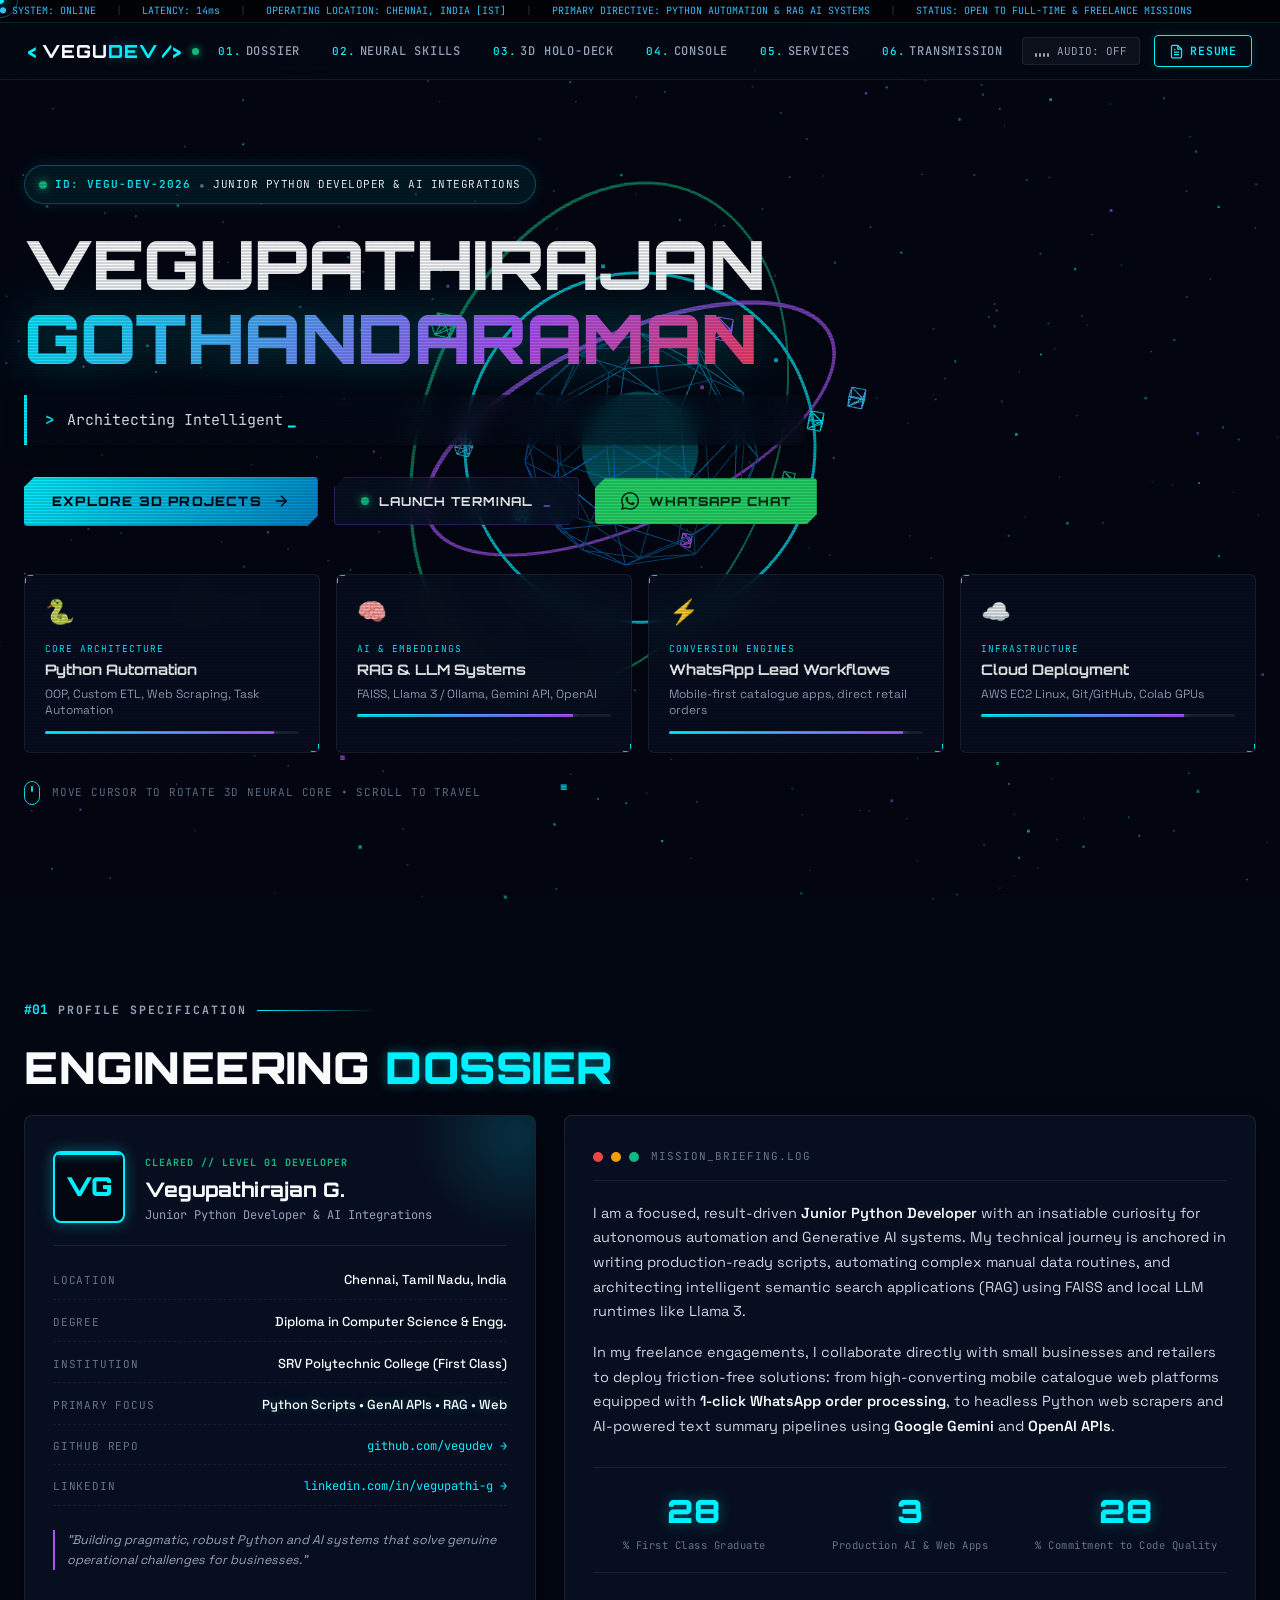
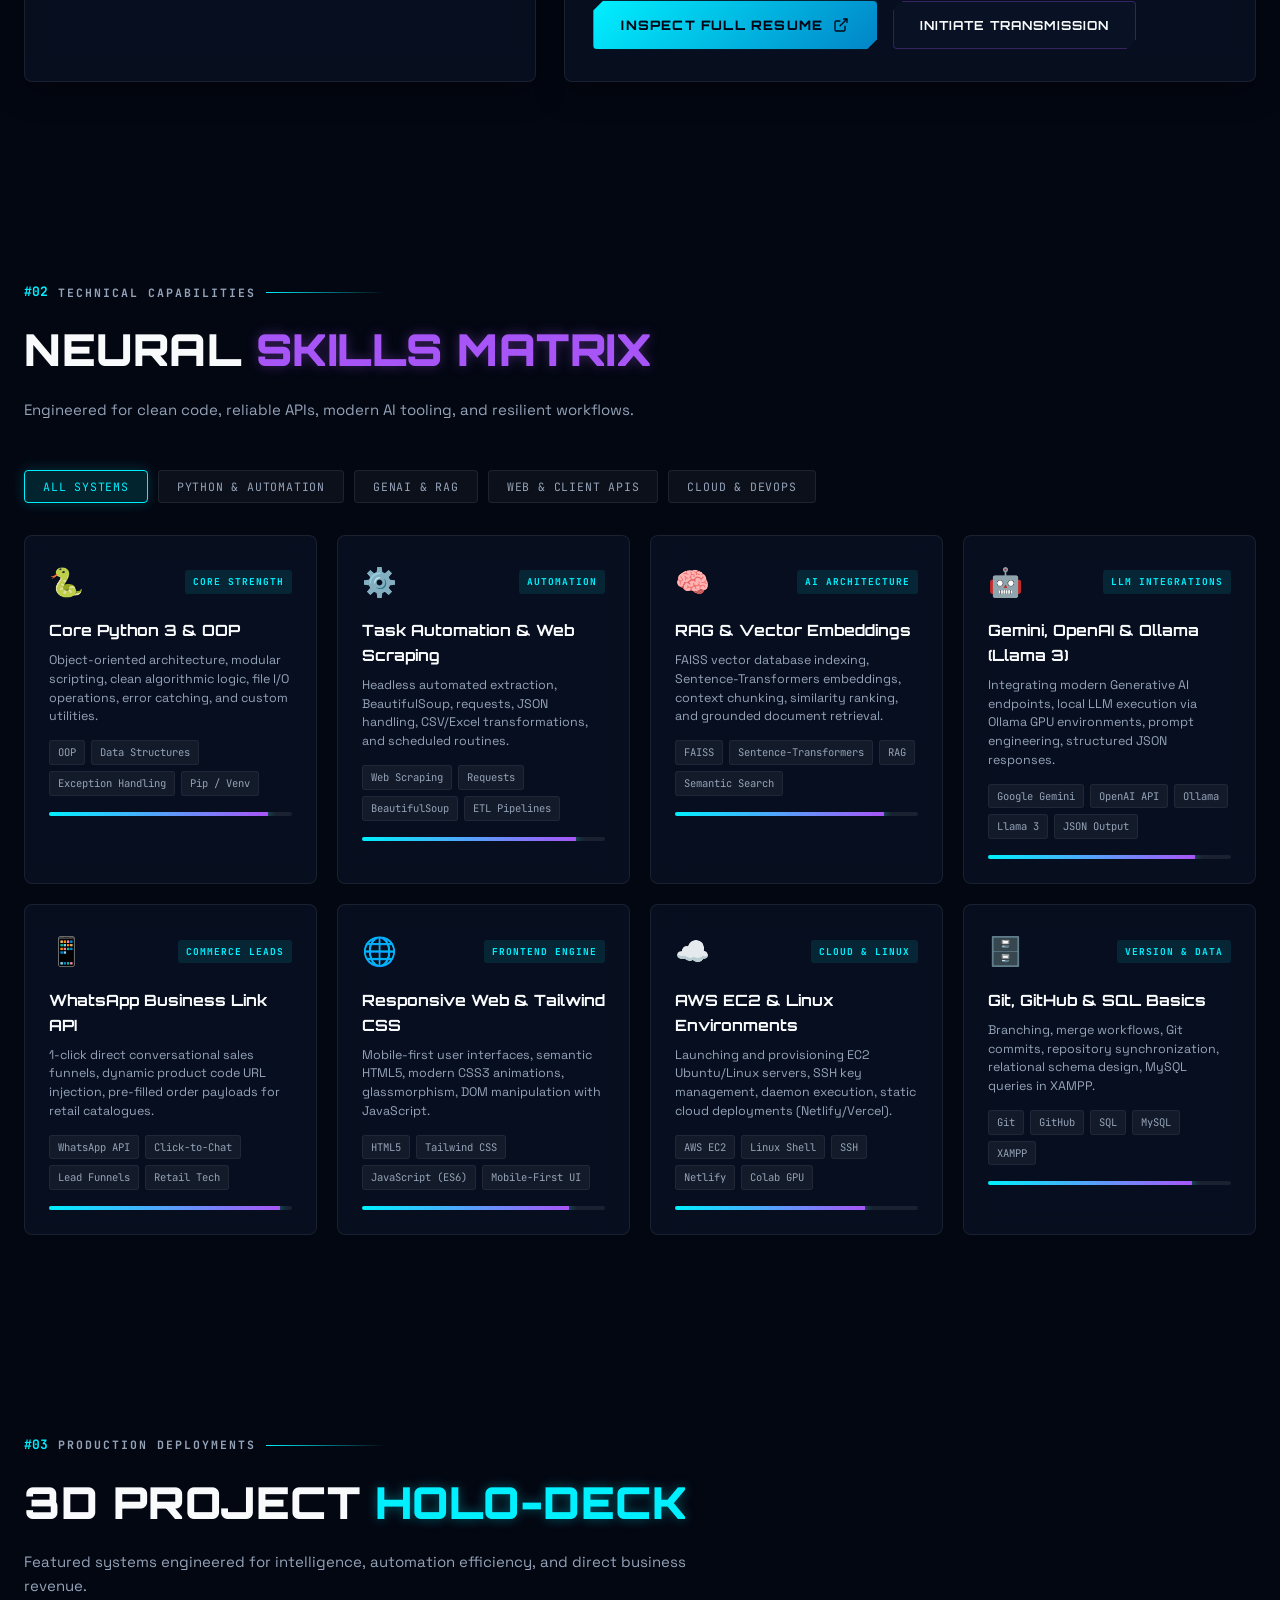
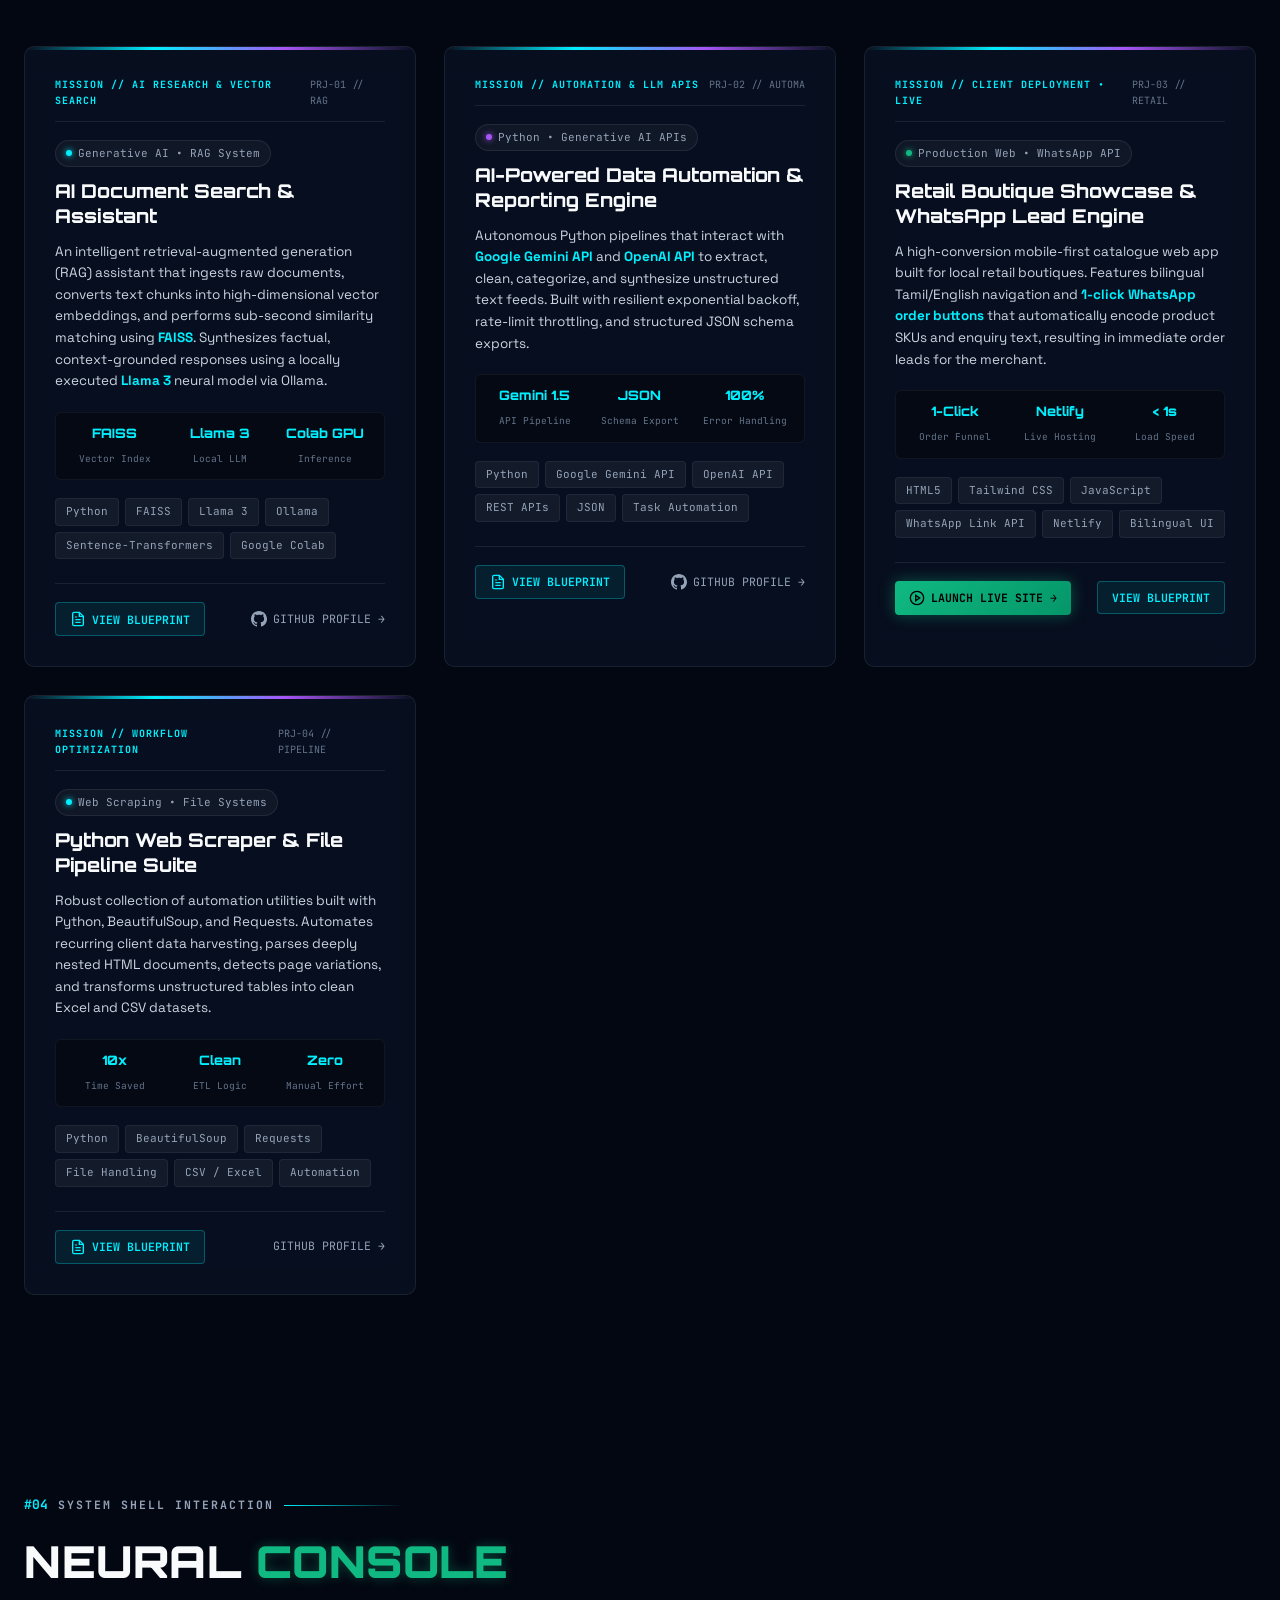
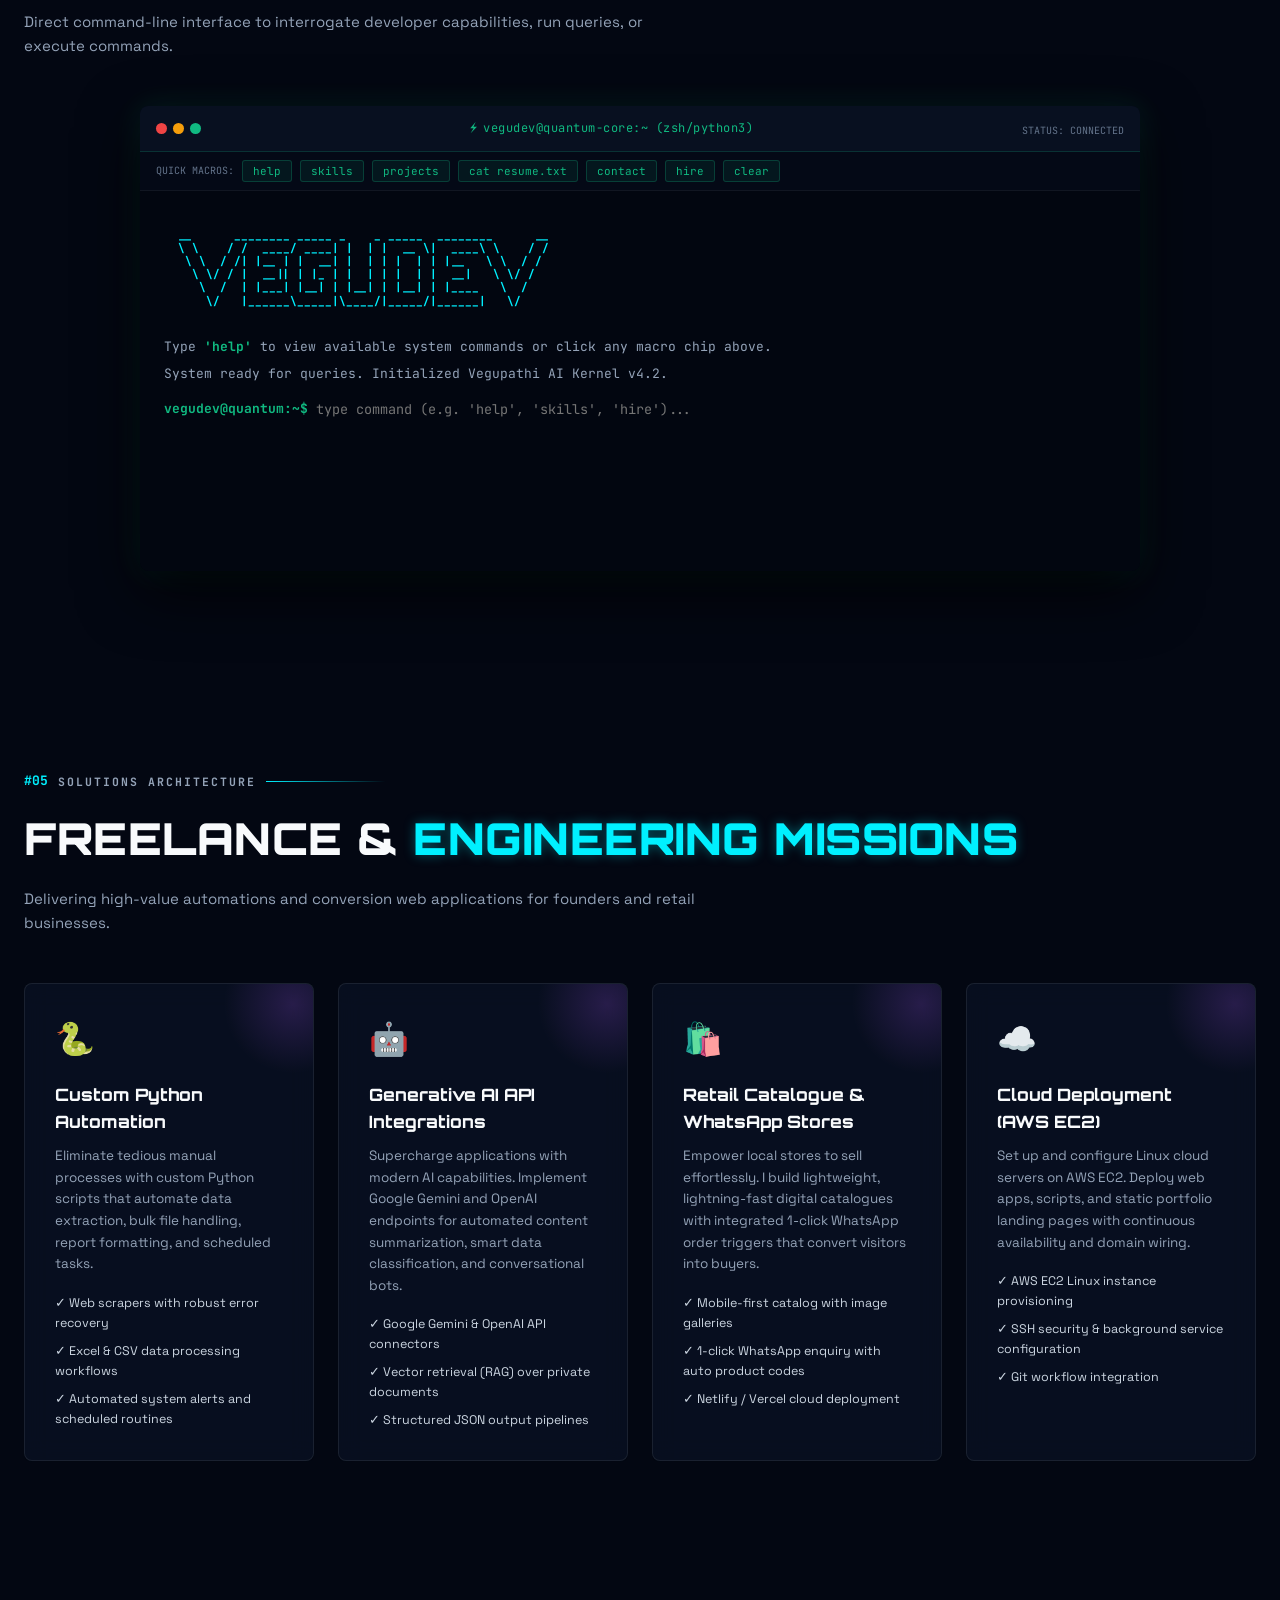
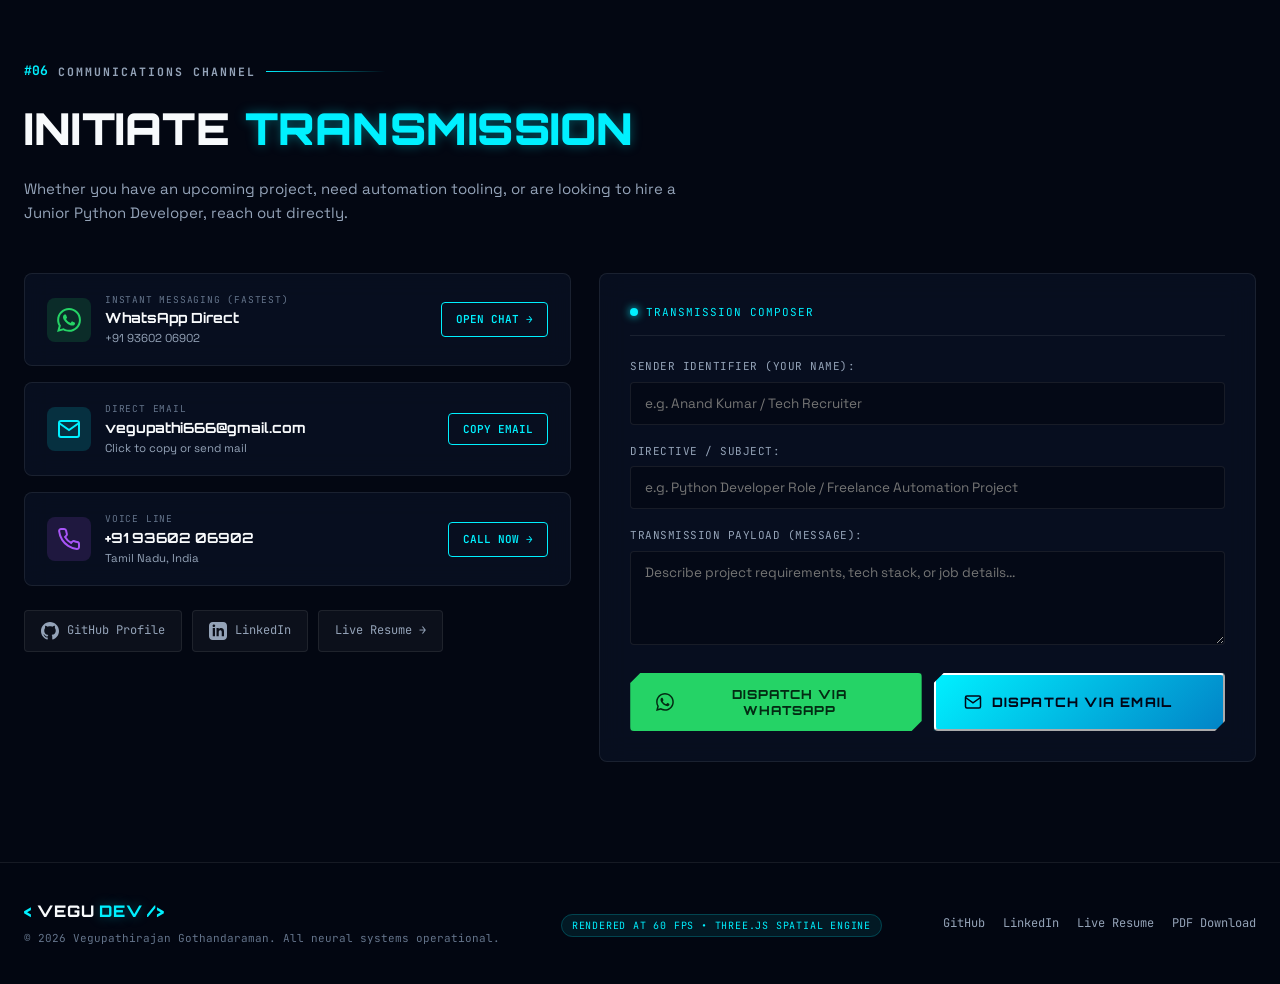
<file: index.html>
<!DOCTYPE html>
<html lang="en">
<head>
  <meta charset="UTF-8">
  <meta name="viewport" content="width=device-width, initial-scale=1.0">
  <title>Vegupathirajan Gothandaraman | Cinematic 3D Portfolio</title>
  <meta name="description" content="Cinematic 3D Developer Portfolio of Vegupathirajan Gothandaraman - Junior Python Developer, Generative AI Integrations, RAG Systems & Business Automations.">
  <meta name="author" content="Vegupathirajan Gothandaraman">

  <!-- Favicon -->
  <link rel="icon" href="data:image/svg+xml,<svg xmlns=%22http://www.w3.org/2000/svg%22 viewBox=%220 0 100 100%22><text y=%22.9em%22 font-size=%2290%22>⚡</text></svg>">

  <!-- Google Fonts: Space Grotesk, Orbitron & JetBrains Mono -->
  <link rel="preconnect" href="https://fonts.googleapis.com">
  <link rel="preconnect" href="https://fonts.gstatic.com" crossorigin>
  <link href="https://fonts.googleapis.com/css2?family=JetBrains+Mono:wght@300;400;500;600;700&family=Orbitron:wght@500;700;800;900&family=Space+Grotesk:wght@300;400;500;600;700&display=swap" rel="stylesheet">

  <link rel="stylesheet" href="style.css">
</head>
<body class="cyber-theme">

  <!-- Custom Cyber Cursor -->
  <div class="cursor-dot" id="cursorDot"></div>
  <div class="cursor-ring" id="cursorRing"></div>

  <!-- Ambient CRT Scanline Overlay -->
  <div class="crt-overlay"></div>

  <!-- 3D Three.js Background Canvas -->
  <canvas id="webgl-canvas"></canvas>

  <!-- High-Tech Preloader Sequence -->
  <div class="preloader" id="preloader">
    <div class="preloader-content">
      <div class="cyber-spinner">
        <div class="spinner-ring"></div>
        <div class="spinner-core">⚡</div>
      </div>
      <div class="preloader-title">VEGUPATHI // NEURAL MATRIX</div>
      <div class="preloader-log" id="preloaderLog">INITIALIZING SYSTEM TELEMETRY...</div>
      <div class="preloader-bar-bg">
        <div class="preloader-bar-fill" id="preloaderFill"></div>
      </div>
      <div class="preloader-stats">
        <span id="preloaderPercent">0%</span>
        <span>SYS: 60 FPS • 3D SPATIAL ENGINE</span>
      </div>
      <button class="btn-cyber-enter" id="btnEnter" style="display:none;">
        <span>ENTER MATRIX</span>
        <svg width="18" height="18" viewBox="0 0 24 24" fill="none" stroke="currentColor" stroke-width="2"><path d="M5 12h14M12 5l7 7-7 7"/></svg>
      </button>
    </div>
  </div>

  <!-- Top Cyber Navigation Bar -->
  <header class="cyber-header" id="navbar">
    <div class="telemetry-ticker">
      <div class="ticker-track">
        <span>● SYSTEM: ONLINE</span>
        <span class="ticker-sep">|</span>
        <span>LATENCY: 14ms</span>
        <span class="ticker-sep">|</span>
        <span>OPERATING LOCATION: CHENNAI, INDIA [IST]</span>
        <span class="ticker-sep">|</span>
        <span>PRIMARY DIRECTIVE: PYTHON AUTOMATION &amp; RAG AI SYSTEMS</span>
        <span class="ticker-sep">|</span>
        <span>STATUS: OPEN TO FULL-TIME &amp; FREELANCE MISSIONS</span>
      </div>
    </div>

    <div class="nav-container">
      <a href="#hero" class="brand-logo" data-hover-sound>
        <span class="brand-glyph">&lt;</span>
        <span class="brand-text">VEGU<span class="neon-cyan">DEV</span></span>
        <span class="brand-glyph">/&gt;</span>
        <span class="brand-status-dot"></span>
      </a>

      <!-- Desktop Nav -->
      <nav class="nav-menu">
        <a href="#about" class="nav-item" data-hover-sound><span class="nav-num">01.</span>DOSSIER</a>
        <a href="#skills" class="nav-item" data-hover-sound><span class="nav-num">02.</span>NEURAL SKILLS</a>
        <a href="#projects" class="nav-item" data-hover-sound><span class="nav-num">03.</span>3D HOLO-DECK</a>
        <a href="#terminal" class="nav-item" data-hover-sound><span class="nav-num">04.</span>CONSOLE</a>
        <a href="#services" class="nav-item" data-hover-sound><span class="nav-num">05.</span>SERVICES</a>
        <a href="#contact" class="nav-item" data-hover-sound><span class="nav-num">06.</span>TRANSMISSION</a>
      </nav>

      <!-- Action HUD Controls -->
      <div class="nav-actions">
        <!-- Sound Synthesizer Controller -->
        <button class="hud-audio-btn" id="audioToggle" title="Toggle Futuristic Audio Effects" data-hover-sound>
          <div class="equalizer-bars" id="eqBars">
            <span class="eq-bar"></span>
            <span class="eq-bar"></span>
            <span class="eq-bar"></span>
            <span class="eq-bar"></span>
          </div>
          <span class="audio-label" id="audioLabel">AUDIO: OFF</span>
        </button>

        <!-- Live Resume Link -->
        <a href="resume.html" target="_blank" class="btn-hud-resume" data-hover-sound>
          <svg width="15" height="15" viewBox="0 0 24 24" fill="none" stroke="currentColor" stroke-width="2"><path d="M14 2H6a2 2 0 0 0-2 2v16a2 2 0 0 0 2 2h12a2 2 0 0 0 2-2V8z"></path><polyline points="14 2 14 8 20 8"></polyline><line x1="16" y1="13" x2="8" y2="13"></line><line x1="16" y1="17" x2="8" y2="17"></line><polyline points="10 9 9 9 8 9"></polyline></svg>
          <span>RESUME</span>
        </a>

        <!-- Mobile Menu Toggle -->
        <button class="mobile-toggle" id="mobileToggle" aria-label="Toggle Menu" data-hover-sound>
          <span></span><span></span><span></span>
        </button>
      </div>
    </div>
  </header>

  <!-- Mobile Dropdown Navigation -->
  <div class="mobile-nav-panel" id="mobilePanel">
    <div class="mobile-nav-header">
      <span class="cyber-tag">SYSTEM NAVIGATION</span>
      <button class="mobile-close" id="mobileClose">&times;</button>
    </div>
    <ul class="mobile-links">
      <li><a href="#about" class="mob-link"><span class="neon-cyan">01</span> // AGENT DOSSIER</a></li>
      <li><a href="#skills" class="mob-link"><span class="neon-cyan">02</span> // NEURAL SKILLS</a></li>
      <li><a href="#projects" class="mob-link"><span class="neon-cyan">03</span> // 3D HOLO PROJECTS</a></li>
      <li><a href="#terminal" class="mob-link"><span class="neon-cyan">04</span> // CYBER TERMINAL</a></li>
      <li><a href="#services" class="mob-link"><span class="neon-cyan">05</span> // SERVICES</a></li>
      <li><a href="#contact" class="mob-link"><span class="neon-cyan">06</span> // TRANSMISSION</a></li>
      <li><a href="resume.html" target="_blank" class="mob-link highlight-link">📄 VIEW LIVE RESUME</a></li>
      <li><a href="resume.pdf" download class="mob-link">📥 DOWNLOAD PDF RESUME</a></li>
    </ul>
  </div>

  <main>
    <!-- HERO SECTION (Cinematic 3D Interactive Center) -->
    <section class="section-hero" id="hero">
      <div class="hero-container">
        
        <!-- Cyber Status Indicator -->
        <div class="hero-status-pill animate-fade-in">
          <span class="status-pulse-core"></span>
          <span class="status-code">ID: VEGU-DEV-2026</span>
          <span class="pill-divider">•</span>
          <span class="status-msg">JUNIOR PYTHON DEVELOPER &amp; AI INTEGRATIONS</span>
        </div>

        <!-- Main Cinematic Headline -->
        <h1 class="hero-title animate-title">
          <span class="glitch-word" data-text="VEGUPATHIRAJAN">VEGUPATHIRAJAN</span><br>
          <span class="gradient-cinematic">GOTHANDARAMAN</span>
        </h1>

        <!-- Typewriter Scramble Subtitle -->
        <div class="hero-subtitle-box">
          <span class="prompt-symbol">&gt;</span>
          <span class="typewriter-text" id="heroTypewriter"></span>
          <span class="blinking-cursor">_</span>
        </div>

        <!-- Hero Actions -->
        <div class="hero-cta-group">
          <a href="#projects" class="btn-cyber-primary" data-hover-sound data-click-sound>
            <span class="btn-glare"></span>
            <span class="btn-text">EXPLORE 3D PROJECTS</span>
            <svg width="18" height="18" viewBox="0 0 24 24" fill="none" stroke="currentColor" stroke-width="2.2"><path d="M5 12h14M12 5l7 7-7 7"/></svg>
          </a>

          <a href="#terminal" class="btn-cyber-secondary" data-hover-sound data-click-sound>
            <span class="terminal-dot"></span>
            <span class="btn-text">LAUNCH TERMINAL</span>
            <span class="key-hint">_</span>
          </a>

          <a href="https://wa.me/919360206902?text=Hi%20Vegupathirajan,%20I%20saw%20your%20cinematic%20portfolio%20and%20would%20like%20to%20connect!" target="_blank" class="btn-cyber-whatsapp" data-hover-sound data-click-sound>
            <svg width="18" height="18" viewBox="0 0 24 24" fill="currentColor"><path d="M.057 24l1.687-6.163c-1.041-1.804-1.588-3.849-1.587-5.946.003-6.556 5.338-11.891 11.893-11.891 3.181.001 6.167 1.24 8.413 3.488 2.245 2.248 3.481 5.236 3.48 8.414-.003 6.557-5.338 11.892-11.893 11.892-1.99-.001-3.951-.5-5.688-1.448l-6.305 1.654zm6.597-3.807c1.676.995 3.276 1.591 5.392 1.592 5.448 0 9.886-4.434 9.889-9.885.002-5.462-4.415-9.89-9.881-9.892-5.452 0-9.887 4.434-9.889 9.884-.001 2.225.651 3.891 1.746 5.634l-.999 3.648 3.742-.981zm11.387-5.464c-.074-.124-.272-.198-.57-.347-.297-.149-1.758-.868-2.031-.967-.272-.099-.47-.149-.669.149-.198.297-.768.967-.941 1.165-.173.198-.347.223-.644.074-.297-.149-1.255-.462-2.39-1.475-.883-.788-1.48-1.761-1.653-2.059-.173-.297-.018-.458.13-.606.134-.133.297-.347.446-.521.151-.172.2-.296.3-.495.099-.198.05-.372-.025-.521-.075-.148-.669-1.611-.916-2.206-.242-.579-.487-.501-.669-.51l-.57-.01c-.198 0-.52.074-.792.372s-1.04 1.016-1.04 2.479 1.065 2.876 1.213 3.074c.149.198 2.095 3.2 5.076 4.487.709.306 1.263.489 1.694.626.712.226 1.36.194 1.872.118.571-.085 1.758-.719 2.006-1.413.248-.695.248-1.29.173-1.414z"/></svg>
            <span>WHATSAPP CHAT</span>
          </a>
        </div>

        <!-- 3D Interactive Telemetry Strip -->
        <div class="hero-telemetry-grid">
          <div class="telemetry-card" data-tilt>
            <div class="telemetry-corner tl"></div>
            <div class="telemetry-corner br"></div>
            <div class="telemetry-icon">🐍</div>
            <div class="telemetry-info">
              <span class="telemetry-label">CORE ARCHITECTURE</span>
              <h3 class="telemetry-title">Python Automation</h3>
              <p class="telemetry-desc">OOP, Custom ETL, Web Scraping, Task Automation</p>
            </div>
            <div class="telemetry-meter"><span style="width: 90%;"></span></div>
          </div>

          <div class="telemetry-card" data-tilt>
            <div class="telemetry-corner tl"></div>
            <div class="telemetry-corner br"></div>
            <div class="telemetry-icon">🧠</div>
            <div class="telemetry-info">
              <span class="telemetry-label">AI &amp; EMBEDDINGS</span>
              <h3 class="telemetry-title">RAG &amp; LLM Systems</h3>
              <p class="telemetry-desc">FAISS, Llama 3 / Ollama, Gemini API, OpenAI</p>
            </div>
            <div class="telemetry-meter"><span style="width: 85%;"></span></div>
          </div>

          <div class="telemetry-card" data-tilt>
            <div class="telemetry-corner tl"></div>
            <div class="telemetry-corner br"></div>
            <div class="telemetry-icon">⚡</div>
            <div class="telemetry-info">
              <span class="telemetry-label">CONVERSION ENGINES</span>
              <h3 class="telemetry-title">WhatsApp Lead Workflows</h3>
              <p class="telemetry-desc">Mobile-first catalogue apps, direct retail orders</p>
            </div>
            <div class="telemetry-meter"><span style="width: 92%;"></span></div>
          </div>

          <div class="telemetry-card" data-tilt>
            <div class="telemetry-corner tl"></div>
            <div class="telemetry-corner br"></div>
            <div class="telemetry-icon">☁️</div>
            <div class="telemetry-info">
              <span class="telemetry-label">INFRASTRUCTURE</span>
              <h3 class="telemetry-title">Cloud Deployment</h3>
              <p class="telemetry-desc">AWS EC2 Linux, Git/GitHub, Colab GPUs</p>
            </div>
            <div class="telemetry-meter"><span style="width: 80%;"></span></div>
          </div>
        </div>

        <!-- 3D Hint -->
        <div class="scene-hint">
          <span class="mouse-icon">
            <span class="mouse-wheel"></span>
          </span>
          <span>MOVE CURSOR TO ROTATE 3D NEURAL CORE • SCROLL TO TRAVEL</span>
        </div>
      </div>
    </section>

    <!-- SECTION 01: AGENT DOSSIER (About Me) -->
    <section class="cyber-section" id="about">
      <div class="cyber-container">
        <div class="section-tag-box">
          <span class="tag-hash">#01</span>
          <span class="tag-title">PROFILE SPECIFICATION</span>
          <span class="tag-line"></span>
        </div>
        <h2 class="section-main-heading">ENGINEERING <span class="neon-cyan">DOSSIER</span></h2>

        <div class="dossier-grid">
          <!-- Cyber Identity Badge -->
          <div class="dossier-card identity-card" data-tilt>
            <div class="card-glow-mesh"></div>
            <div class="dossier-header">
              <div class="avatar-holo-frame">
                <div class="avatar-holo-inner">
                  <div class="avatar-code">VG</div>
                </div>
                <div class="radar-scan"></div>
              </div>
              <div class="dossier-titles">
                <span class="clearance-tag">CLEARED // LEVEL 01 DEVELOPER</span>
                <h3 class="dossier-name">Vegupathirajan G.</h3>
                <p class="dossier-role">Junior Python Developer &amp; AI Integrations</p>
              </div>
            </div>

            <div class="dossier-specs-list">
              <div class="spec-row">
                <span class="spec-key">LOCATION</span>
                <span class="spec-val">Chennai, Tamil Nadu, India</span>
              </div>
              <div class="spec-row">
                <span class="spec-key">DEGREE</span>
                <span class="spec-val">Diploma in Computer Science &amp; Engg.</span>
              </div>
              <div class="spec-row">
                <span class="spec-key">INSTITUTION</span>
                <span class="spec-val">SRV Polytechnic College (First Class)</span>
              </div>
              <div class="spec-row">
                <span class="spec-key">PRIMARY FOCUS</span>
                <span class="spec-val neon-cyan">Python Scripts • GenAI APIs • RAG • Web</span>
              </div>
              <div class="spec-row">
                <span class="spec-key">GITHUB REPO</span>
                <a href="https://github.com/vegudev" target="_blank" class="spec-link">github.com/vegudev &rarr;</a>
              </div>
              <div class="spec-row">
                <span class="spec-key">LINKEDIN</span>
                <a href="https://www.linkedin.com/in/vegupathi-g/" target="_blank" class="spec-link">linkedin.com/in/vegupathi-g &rarr;</a>
              </div>
            </div>

            <div class="dossier-foot-quote">
              "Building pragmatic, robust Python and AI systems that solve genuine operational challenges for businesses."
            </div>
          </div>

          <!-- Mission Objectives & Narrative -->
          <div class="dossier-card story-card" data-tilt>
            <div class="terminal-titlebar">
              <span class="dot red"></span>
              <span class="dot yellow"></span>
              <span class="dot green"></span>
              <span class="bar-title">MISSION_BRIEFING.LOG</span>
            </div>
            <div class="story-content">
              <p class="story-para">
                I am a focused, result-driven <strong>Junior Python Developer</strong> with an insatiable curiosity for autonomous automation and Generative AI systems. My technical journey is anchored in writing production-ready scripts, automating complex manual data routines, and architecting intelligent semantic search applications (RAG) using FAISS and local LLM runtimes like Llama 3.
              </p>
              <p class="story-para">
                In my freelance engagements, I collaborate directly with small businesses and retailers to deploy friction-free solutions: from high-converting mobile catalogue web platforms equipped with <strong>1-click WhatsApp order processing</strong>, to headless Python web scrapers and AI-powered text summary pipelines using <strong>Google Gemini</strong> and <strong>OpenAI APIs</strong>.
              </p>

              <div class="stat-counter-grid">
                <div class="stat-box">
                  <div class="stat-number" data-count="100">0</div>
                  <div class="stat-label">% First Class Graduate</div>
                </div>
                <div class="stat-box">
                  <div class="stat-number" data-count="3">0</div>
                  <div class="stat-label">Production AI &amp; Web Apps</div>
                </div>
                <div class="stat-box">
                  <div class="stat-number" data-count="100">0</div>
                  <div class="stat-label">% Commitment to Code Quality</div>
                </div>
              </div>

              <div class="story-actions">
                <a href="resume.html" target="_blank" class="btn-cyber-primary" data-hover-sound>
                  <span>INSPECT FULL RESUME</span>
                  <svg width="16" height="16" viewBox="0 0 24 24" fill="none" stroke="currentColor" stroke-width="2"><path d="M18 13v6a2 2 0 0 1-2 2H5a2 2 0 0 1-2-2V8a2 2 0 0 1 2-2h6"/><polyline points="15 3 21 3 21 9"/><line x1="10" y1="14" x2="21" y2="3"/></svg>
                </a>
                <a href="#contact" class="btn-cyber-secondary" data-hover-sound>
                  <span>INITIATE TRANSMISSION</span>
                </a>
              </div>
            </div>
          </div>
        </div>
      </div>
    </section>

    <!-- SECTION 02: NEURAL SKILLS MATRIX -->
    <section class="cyber-section" id="skills">
      <div class="cyber-container">
        <div class="section-tag-box">
          <span class="tag-hash">#02</span>
          <span class="tag-title">TECHNICAL CAPABILITIES</span>
          <span class="tag-line"></span>
        </div>
        <h2 class="section-main-heading">NEURAL <span class="neon-purple">SKILLS MATRIX</span></h2>
        <p class="section-sub-desc">Engineered for clean code, reliable APIs, modern AI tooling, and resilient workflows.</p>

        <!-- Skill Filters -->
        <div class="skills-filter-tabs">
          <button class="filter-tab active" data-filter="all" data-hover-sound>ALL SYSTEMS</button>
          <button class="filter-tab" data-filter="python" data-hover-sound>PYTHON &amp; AUTOMATION</button>
          <button class="filter-tab" data-filter="genai" data-hover-sound>GENAI &amp; RAG</button>
          <button class="filter-tab" data-filter="web" data-hover-sound>WEB &amp; CLIENT APIS</button>
          <button class="filter-tab" data-filter="cloud" data-hover-sound>CLOUD &amp; DEVOPS</button>
        </div>

        <!-- Skills Grid -->
        <div class="skills-holo-grid">
          <!-- Skill 1 -->
          <div class="skill-card" data-cat="python" data-tilt>
            <div class="skill-icon-header">
              <span class="skill-svg">🐍</span>
              <span class="skill-level-badge">CORE STRENGTH</span>
            </div>
            <h3 class="skill-title">Core Python 3 &amp; OOP</h3>
            <p class="skill-desc">Object-oriented architecture, modular scripting, clean algorithmic logic, file I/O operations, error catching, and custom utilities.</p>
            <div class="skill-tags">
              <span>OOP</span><span>Data Structures</span><span>Exception Handling</span><span>Pip / Venv</span>
            </div>
            <div class="skill-power-bar"><span style="width: 90%;"></span></div>
          </div>

          <!-- Skill 2 -->
          <div class="skill-card" data-cat="python" data-tilt>
            <div class="skill-icon-header">
              <span class="skill-svg">⚙️</span>
              <span class="skill-level-badge">AUTOMATION</span>
            </div>
            <h3 class="skill-title">Task Automation &amp; Web Scraping</h3>
            <p class="skill-desc">Headless automated extraction, BeautifulSoup, requests, JSON handling, CSV/Excel transformations, and scheduled routines.</p>
            <div class="skill-tags">
              <span>Web Scraping</span><span>Requests</span><span>BeautifulSoup</span><span>ETL Pipelines</span>
            </div>
            <div class="skill-power-bar"><span style="width: 88%;"></span></div>
          </div>

          <!-- Skill 3 -->
          <div class="skill-card" data-cat="genai" data-tilt>
            <div class="skill-icon-header">
              <span class="skill-svg">🧠</span>
              <span class="skill-level-badge">AI ARCHITECTURE</span>
            </div>
            <h3 class="skill-title">RAG &amp; Vector Embeddings</h3>
            <p class="skill-desc">FAISS vector database indexing, Sentence-Transformers embeddings, context chunking, similarity ranking, and grounded document retrieval.</p>
            <div class="skill-tags">
              <span>FAISS</span><span>Sentence-Transformers</span><span>RAG</span><span>Semantic Search</span>
            </div>
            <div class="skill-power-bar"><span style="width: 86%;"></span></div>
          </div>

          <!-- Skill 4 -->
          <div class="skill-card" data-cat="genai" data-tilt>
            <div class="skill-icon-header">
              <span class="skill-svg">🤖</span>
              <span class="skill-level-badge">LLM INTEGRATIONS</span>
            </div>
            <h3 class="skill-title">Gemini, OpenAI &amp; Ollama (Llama 3)</h3>
            <p class="skill-desc">Integrating modern Generative AI endpoints, local LLM execution via Ollama GPU environments, prompt engineering, structured JSON responses.</p>
            <div class="skill-tags">
              <span>Google Gemini</span><span>OpenAI API</span><span>Ollama</span><span>Llama 3</span><span>JSON Output</span>
            </div>
            <div class="skill-power-bar"><span style="width: 85%;"></span></div>
          </div>

          <!-- Skill 5 -->
          <div class="skill-card" data-cat="web" data-tilt>
            <div class="skill-icon-header">
              <span class="skill-svg">📱</span>
              <span class="skill-level-badge">COMMERCE LEADS</span>
            </div>
            <h3 class="skill-title">WhatsApp Business Link API</h3>
            <p class="skill-desc">1-click direct conversational sales funnels, dynamic product code URL injection, pre-filled order payloads for retail catalogues.</p>
            <div class="skill-tags">
              <span>WhatsApp API</span><span>Click-to-Chat</span><span>Lead Funnels</span><span>Retail Tech</span>
            </div>
            <div class="skill-power-bar"><span style="width: 95%;"></span></div>
          </div>

          <!-- Skill 6 -->
          <div class="skill-card" data-cat="web" data-tilt>
            <div class="skill-icon-header">
              <span class="skill-svg">🌐</span>
              <span class="skill-level-badge">FRONTEND ENGINE</span>
            </div>
            <h3 class="skill-title">Responsive Web &amp; Tailwind CSS</h3>
            <p class="skill-desc">Mobile-first user interfaces, semantic HTML5, modern CSS3 animations, glassmorphism, DOM manipulation with JavaScript.</p>
            <div class="skill-tags">
              <span>HTML5</span><span>Tailwind CSS</span><span>JavaScript (ES6)</span><span>Mobile-First UI</span>
            </div>
            <div class="skill-power-bar"><span style="width: 85%;"></span></div>
          </div>

          <!-- Skill 7 -->
          <div class="skill-card" data-cat="cloud" data-tilt>
            <div class="skill-icon-header">
              <span class="skill-svg">☁️</span>
              <span class="skill-level-badge">CLOUD &amp; LINUX</span>
            </div>
            <h3 class="skill-title">AWS EC2 &amp; Linux Environments</h3>
            <p class="skill-desc">Launching and provisioning EC2 Ubuntu/Linux servers, SSH key management, daemon execution, static cloud deployments (Netlify/Vercel).</p>
            <div class="skill-tags">
              <span>AWS EC2</span><span>Linux Shell</span><span>SSH</span><span>Netlify</span><span>Colab GPU</span>
            </div>
            <div class="skill-power-bar"><span style="width: 78%;"></span></div>
          </div>

          <!-- Skill 8 -->
          <div class="skill-card" data-cat="cloud" data-tilt>
            <div class="skill-icon-header">
              <span class="skill-svg">🗄️</span>
              <span class="skill-level-badge">VERSION &amp; DATA</span>
            </div>
            <h3 class="skill-title">Git, GitHub &amp; SQL Basics</h3>
            <p class="skill-desc">Branching, merge workflows, Git commits, repository synchronization, relational schema design, MySQL queries in XAMPP.</p>
            <div class="skill-tags">
              <span>Git</span><span>GitHub</span><span>SQL</span><span>MySQL</span><span>XAMPP</span>
            </div>
            <div class="skill-power-bar"><span style="width: 84%;"></span></div>
          </div>
        </div>
      </div>
    </section>

    <!-- SECTION 03: 3D PROJECT HOLO-DECK -->
    <section class="cyber-section" id="projects">
      <div class="cyber-container">
        <div class="section-tag-box">
          <span class="tag-hash">#03</span>
          <span class="tag-title">PRODUCTION DEPLOYMENTS</span>
          <span class="tag-line"></span>
        </div>
        <h2 class="section-main-heading">3D PROJECT <span class="neon-cyan">HOLO-DECK</span></h2>
        <p class="section-sub-desc">Featured systems engineered for intelligence, automation efficiency, and direct business revenue.</p>

        <div class="projects-holo-container">

          <!-- PROJECT 01: RAG System -->
          <article class="holo-project-card" data-tilt>
            <div class="card-edge-glow"></div>
            <div class="project-header-strip">
              <span class="project-class-tag">MISSION // AI RESEARCH &amp; VECTOR SEARCH</span>
              <span class="project-sys-id">PRJ-01 // RAG</span>
            </div>

            <div class="project-body">
              <div class="project-badge-pill">
                <span class="dot-cyan"></span>
                <span>Generative AI • RAG System</span>
              </div>
              <h3 class="project-name">AI Document Search &amp; Assistant</h3>
              <p class="project-summary">
                An intelligent retrieval-augmented generation (RAG) assistant that ingests raw documents, converts text chunks into high-dimensional vector embeddings, and performs sub-second similarity matching using <strong>FAISS</strong>. Synthesizes factual, context-grounded responses using a locally executed <strong>Llama 3</strong> neural model via Ollama.
              </p>

              <div class="project-metrics-row">
                <div class="p-metric">
                  <span class="pm-val">FAISS</span>
                  <span class="pm-lbl">Vector Index</span>
                </div>
                <div class="p-metric">
                  <span class="pm-val">Llama 3</span>
                  <span class="pm-lbl">Local LLM</span>
                </div>
                <div class="p-metric">
                  <span class="pm-val">Colab GPU</span>
                  <span class="pm-lbl">Inference</span>
                </div>
              </div>

              <div class="project-tech-chips">
                <span>Python</span>
                <span>FAISS</span>
                <span>Llama 3</span>
                <span>Ollama</span>
                <span>Sentence-Transformers</span>
                <span>Google Colab</span>
              </div>

              <div class="project-action-strip">
                <button class="btn-holo-blueprint" data-project="rag" data-hover-sound data-click-sound>
                  <svg width="16" height="16" viewBox="0 0 24 24" fill="none" stroke="currentColor" stroke-width="2"><path d="M14 2H6a2 2 0 0 0-2 2v16a2 2 0 0 0 2 2h12a2 2 0 0 0 2-2V8z"></path><polyline points="14 2 14 8 20 8"></polyline><line x1="16" y1="13" x2="8" y2="13"></line><line x1="16" y1="17" x2="8" y2="17"></line><polyline points="10 9 9 9 8 9"></polyline></svg>
                  <span>VIEW BLUEPRINT</span>
                </button>
                <a href="https://github.com/vegudev" target="_blank" class="btn-holo-code" data-hover-sound>
                  <svg width="16" height="16" viewBox="0 0 24 24" fill="currentColor"><path d="M12 0c-6.626 0-12 5.373-12 12 0 5.302 3.438 9.8 8.207 11.387.599.111.793-.261.793-.577v-2.234c-3.338.726-4.033-1.416-4.033-1.416-.546-1.387-1.333-1.756-1.333-1.756-1.089-.745.083-.729.083-.729 1.205.084 1.839 1.237 1.839 1.237 1.07 1.834 2.807 1.304 3.492.997.107-.775.418-1.305.762-1.604-2.665-.305-5.467-1.334-5.467-5.931 0-1.311.469-2.381 1.236-3.221-.124-.303-.535-1.524.117-3.176 0 0 1.008-.322 3.301 1.23.957-.266 1.983-.399 3.003-.404 1.02.005 2.047.138 3.006.404 2.291-1.552 3.297-1.23 3.297-1.23.653 1.653.242 2.874.118 3.176.77.84 1.235 1.911 1.235 3.221 0 4.609-2.807 5.624-5.479 5.921.43.372.823 1.102.823 2.222v3.293c0 .319.192.694.801.576 4.765-1.589 8.199-6.086 8.199-11.386 0-6.627-5.373-12-12-12z"/></svg>
                  <span>GITHUB PROFILE &rarr;</span>
                </a>
              </div>
            </div>
          </article>

          <!-- PROJECT 02: AI Automation Scripts -->
          <article class="holo-project-card" data-tilt>
            <div class="card-edge-glow"></div>
            <div class="project-header-strip">
              <span class="project-class-tag">MISSION // AUTOMATION &amp; LLM APIS</span>
              <span class="project-sys-id">PRJ-02 // AUTOMA</span>
            </div>

            <div class="project-body">
              <div class="project-badge-pill">
                <span class="dot-purple"></span>
                <span>Python • Generative AI APIs</span>
              </div>
              <h3 class="project-name">AI-Powered Data Automation &amp; Reporting Engine</h3>
              <p class="project-summary">
                Autonomous Python pipelines that interact with <strong>Google Gemini API</strong> and <strong>OpenAI API</strong> to extract, clean, categorize, and synthesize unstructured text feeds. Built with resilient exponential backoff, rate-limit throttling, and structured JSON schema exports.
              </p>

              <div class="project-metrics-row">
                <div class="p-metric">
                  <span class="pm-val">Gemini 1.5</span>
                  <span class="pm-lbl">API Pipeline</span>
                </div>
                <div class="p-metric">
                  <span class="pm-val">JSON</span>
                  <span class="pm-lbl">Schema Export</span>
                </div>
                <div class="p-metric">
                  <span class="pm-val">100%</span>
                  <span class="pm-lbl">Error Handling</span>
                </div>
              </div>

              <div class="project-tech-chips">
                <span>Python</span>
                <span>Google Gemini API</span>
                <span>OpenAI API</span>
                <span>REST APIs</span>
                <span>JSON</span>
                <span>Task Automation</span>
              </div>

              <div class="project-action-strip">
                <button class="btn-holo-blueprint" data-project="automation" data-hover-sound data-click-sound>
                  <svg width="16" height="16" viewBox="0 0 24 24" fill="none" stroke="currentColor" stroke-width="2"><path d="M14 2H6a2 2 0 0 0-2 2v16a2 2 0 0 0 2 2h12a2 2 0 0 0 2-2V8z"></path><polyline points="14 2 14 8 20 8"></polyline><line x1="16" y1="13" x2="8" y2="13"></line><line x1="16" y1="17" x2="8" y2="17"></line><polyline points="10 9 9 9 8 9"></polyline></svg>
                  <span>VIEW BLUEPRINT</span>
                </button>
                <a href="https://github.com/vegudev" target="_blank" class="btn-holo-code" data-hover-sound>
                  <svg width="16" height="16" viewBox="0 0 24 24" fill="currentColor"><path d="M12 0c-6.626 0-12 5.373-12 12 0 5.302 3.438 9.8 8.207 11.387.599.111.793-.261.793-.577v-2.234c-3.338.726-4.033-1.416-4.033-1.416-.546-1.387-1.333-1.756-1.333-1.756-1.089-.745.083-.729.083-.729 1.205.084 1.839 1.237 1.839 1.237 1.07 1.834 2.807 1.304 3.492.997.107-.775.418-1.305.762-1.604-2.665-.305-5.467-1.334-5.467-5.931 0-1.311.469-2.381 1.236-3.221-.124-.303-.535-1.524.117-3.176 0 0 1.008-.322 3.301 1.23.957-.266 1.983-.399 3.003-.404 1.02.005 2.047.138 3.006.404 2.291-1.552 3.297-1.23 3.297-1.23.653 1.653.242 2.874.118 3.176.77.84 1.235 1.911 1.235 3.221 0 4.609-2.807 5.624-5.479 5.921.43.372.823 1.102.823 2.222v3.293c0 .319.192.694.801.576 4.765-1.589 8.199-6.086 8.199-11.386 0-6.627-5.373-12-12-12z"/></svg>
                  <span>GITHUB PROFILE &rarr;</span>
                </a>
              </div>
            </div>
          </article>

          <!-- PROJECT 03: Retail Boutique Website -->
          <article class="holo-project-card" data-tilt>
            <div class="card-edge-glow"></div>
            <div class="project-header-strip">
              <span class="project-class-tag">MISSION // CLIENT DEPLOYMENT • LIVE</span>
              <span class="project-sys-id">PRJ-03 // RETAIL</span>
            </div>

            <div class="project-body">
              <div class="project-badge-pill">
                <span class="dot-green"></span>
                <span>Production Web • WhatsApp API</span>
              </div>
              <h3 class="project-name">Retail Boutique Showcase &amp; WhatsApp Lead Engine</h3>
              <p class="project-summary">
                A high-conversion mobile-first catalogue web app built for local retail boutiques. Features bilingual Tamil/English navigation and <strong>1-click WhatsApp order buttons</strong> that automatically encode product SKUs and enquiry text, resulting in immediate order leads for the merchant.
              </p>

              <div class="project-metrics-row">
                <div class="p-metric">
                  <span class="pm-val">1-Click</span>
                  <span class="pm-lbl">Order Funnel</span>
                </div>
                <div class="p-metric">
                  <span class="pm-val">Netlify</span>
                  <span class="pm-lbl">Live Hosting</span>
                </div>
                <div class="p-metric">
                  <span class="pm-val">&lt; 1s</span>
                  <span class="pm-lbl">Load Speed</span>
                </div>
              </div>

              <div class="project-tech-chips">
                <span>HTML5</span>
                <span>Tailwind CSS</span>
                <span>JavaScript</span>
                <span>WhatsApp Link API</span>
                <span>Netlify</span>
                <span>Bilingual UI</span>
              </div>

              <div class="project-action-strip">
                <a href="https://demo-project614713.netlify.app/" target="_blank" class="btn-holo-live" data-hover-sound>
                  <svg width="16" height="16" viewBox="0 0 24 24" fill="none" stroke="currentColor" stroke-width="2"><circle cx="12" cy="12" r="10"></circle><polygon points="10 8 16 12 10 16 10 8"></polygon></svg>
                  <span>LAUNCH LIVE SITE &rarr;</span>
                </a>
                <button class="btn-holo-blueprint" data-project="retail" data-hover-sound data-click-sound>
                  <span>VIEW BLUEPRINT</span>
                </button>
              </div>
            </div>
          </article>

          <!-- PROJECT 04: Python Automation & Scraping Suite -->
          <article class="holo-project-card" data-tilt>
            <div class="card-edge-glow"></div>
            <div class="project-header-strip">
              <span class="project-class-tag">MISSION // WORKFLOW OPTIMIZATION</span>
              <span class="project-sys-id">PRJ-04 // PIPELINE</span>
            </div>

            <div class="project-body">
              <div class="project-badge-pill">
                <span class="dot-cyan"></span>
                <span>Web Scraping • File Systems</span>
              </div>
              <h3 class="project-name">Python Web Scraper &amp; File Pipeline Suite</h3>
              <p class="project-summary">
                Robust collection of automation utilities built with Python, BeautifulSoup, and Requests. Automates recurring client data harvesting, parses deeply nested HTML documents, detects page variations, and transforms unstructured tables into clean Excel and CSV datasets.
              </p>

              <div class="project-metrics-row">
                <div class="p-metric">
                  <span class="pm-val">10x</span>
                  <span class="pm-lbl">Time Saved</span>
                </div>
                <div class="p-metric">
                  <span class="pm-val">Clean</span>
                  <span class="pm-lbl">ETL Logic</span>
                </div>
                <div class="p-metric">
                  <span class="pm-val">Zero</span>
                  <span class="pm-lbl">Manual Effort</span>
                </div>
              </div>

              <div class="project-tech-chips">
                <span>Python</span>
                <span>BeautifulSoup</span>
                <span>Requests</span>
                <span>File Handling</span>
                <span>CSV / Excel</span>
                <span>Automation</span>
              </div>

              <div class="project-action-strip">
                <button class="btn-holo-blueprint" data-project="scraper" data-hover-sound data-click-sound>
                  <svg width="16" height="16" viewBox="0 0 24 24" fill="none" stroke="currentColor" stroke-width="2"><path d="M14 2H6a2 2 0 0 0-2 2v16a2 2 0 0 0 2 2h12a2 2 0 0 0 2-2V8z"></path><polyline points="14 2 14 8 20 8"></polyline><line x1="16" y1="13" x2="8" y2="13"></line><line x1="16" y1="17" x2="8" y2="17"></line><polyline points="10 9 9 9 8 9"></polyline></svg>
                  <span>VIEW BLUEPRINT</span>
                </button>
                <a href="https://github.com/vegudev" target="_blank" class="btn-holo-code" data-hover-sound>
                  <span>GITHUB PROFILE &rarr;</span>
                </a>
              </div>
            </div>
          </article>

        </div>
      </div>
    </section>

    <!-- SECTION 04: INTERACTIVE CYBER TERMINAL -->
    <section class="cyber-section" id="terminal">
      <div class="cyber-container">
        <div class="section-tag-box">
          <span class="tag-hash">#04</span>
          <span class="tag-title">SYSTEM SHELL INTERACTION</span>
          <span class="tag-line"></span>
        </div>
        <h2 class="section-main-heading">NEURAL <span class="neon-green">CONSOLE</span></h2>
        <p class="section-sub-desc">Direct command-line interface to interrogate developer capabilities, run queries, or execute commands.</p>

        <div class="terminal-wrapper" data-tilt>
          <div class="terminal-bar">
            <div class="terminal-buttons">
              <span class="t-btn red"></span>
              <span class="t-btn yellow"></span>
              <span class="t-btn green"></span>
            </div>
            <div class="terminal-title-text">
              <span class="t-icon">⚡</span>
              <span>vegudev@quantum-core:~ (zsh/python3)</span>
            </div>
            <div class="terminal-actions">
              <span class="t-status">STATUS: CONNECTED</span>
            </div>
          </div>

          <!-- Quick Command Chips -->
          <div class="terminal-quick-chips">
            <span class="chips-label">QUICK MACROS:</span>
            <button class="t-chip" data-cmd="help" data-hover-sound>help</button>
            <button class="t-chip" data-cmd="skills" data-hover-sound>skills</button>
            <button class="t-chip" data-cmd="projects" data-hover-sound>projects</button>
            <button class="t-cmd-chip" data-cmd="cat resume.txt" data-hover-sound>cat resume.txt</button>
            <button class="t-chip" data-cmd="contact" data-hover-sound>contact</button>
            <button class="t-chip" data-cmd="hire" data-hover-sound>hire</button>
            <button class="t-chip" data-cmd="clear" data-hover-sound>clear</button>
          </div>

          <!-- Terminal Output Screen -->
          <div class="terminal-screen" id="terminalScreen">
            <div class="terminal-welcome-banner">
  __      ________ _____ _    _ _____  ________      __
  \ \    / /  ____/ ____| |  | |  __ \|  ____\ \    / /
   \ \  / /| |__ | |  __| |  | | |  | | |__   \ \  / / 
    \ \/ / |  __|| | |_ | |  | | |  | |  __|   \ \/ /  
     \  /  | |___| |__| | |__| | |__| | |____   \  /   
      \/   |______\_____|\____/|_____/|______|   \/    
            </div>
            <div class="term-line output-text">
              Type <span class="t-highlight">'help'</span> to view available system commands or click any macro chip above.
            </div>
            <div class="term-line output-text">
              System ready for queries. Initialized Vegupathi AI Kernel v4.2.
            </div>
            <div id="terminalHistory"></div>

            <!-- Active Input Line -->
            <div class="terminal-input-row">
              <span class="term-prompt">vegudev@quantum:~$</span>
              <input type="text" id="terminalInput" class="term-input" autocomplete="off" spellcheck="false" placeholder="type command (e.g. 'help', 'skills', 'hire')...">
            </div>
          </div>
        </div>
      </div>
    </section>

    <!-- SECTION 05: FREELANCE & ENGINEERING SERVICES -->
    <section class="cyber-section" id="services">
      <div class="cyber-container">
        <div class="section-tag-box">
          <span class="tag-hash">#05</span>
          <span class="tag-title">SOLUTIONS ARCHITECTURE</span>
          <span class="tag-line"></span>
        </div>
        <h2 class="section-main-heading">FREELANCE &amp; <span class="neon-cyan">ENGINEERING MISSIONS</span></h2>
        <p class="section-sub-desc">Delivering high-value automations and conversion web applications for founders and retail businesses.</p>

        <div class="services-holo-grid">
          <div class="service-holo-card" data-tilt>
            <div class="service-holo-glow"></div>
            <div class="service-holo-icon">🐍</div>
            <h3 class="service-holo-title">Custom Python Automation</h3>
            <p class="service-holo-desc">Eliminate tedious manual processes with custom Python scripts that automate data extraction, bulk file handling, report formatting, and scheduled tasks.</p>
            <ul class="service-feature-list">
              <li>✓ Web scrapers with robust error recovery</li>
              <li>✓ Excel &amp; CSV data processing workflows</li>
              <li>✓ Automated system alerts and scheduled routines</li>
            </ul>
          </div>

          <div class="service-holo-card" data-tilt>
            <div class="service-holo-glow"></div>
            <div class="service-holo-icon">🤖</div>
            <h3 class="service-holo-title">Generative AI API Integrations</h3>
            <p class="service-holo-desc">Supercharge applications with modern AI capabilities. Implement Google Gemini and OpenAI endpoints for automated content summarization, smart data classification, and conversational bots.</p>
            <ul class="service-feature-list">
              <li>✓ Google Gemini &amp; OpenAI API connectors</li>
              <li>✓ Vector retrieval (RAG) over private documents</li>
              <li>✓ Structured JSON output pipelines</li>
            </ul>
          </div>

          <div class="service-holo-card" data-tilt>
            <div class="service-holo-glow"></div>
            <div class="service-holo-icon">🛍️</div>
            <h3 class="service-holo-title">Retail Catalogue &amp; WhatsApp Stores</h3>
            <p class="service-holo-desc">Empower local stores to sell effortlessly. I build lightweight, lightning-fast digital catalogues with integrated 1-click WhatsApp order triggers that convert visitors into buyers.</p>
            <ul class="service-feature-list">
              <li>✓ Mobile-first catalog with image galleries</li>
              <li>✓ 1-click WhatsApp enquiry with auto product codes</li>
              <li>✓ Netlify / Vercel cloud deployment</li>
            </ul>
          </div>

          <div class="service-holo-card" data-tilt>
            <div class="service-holo-glow"></div>
            <div class="service-holo-icon">☁️</div>
            <h3 class="service-holo-title">Cloud Deployment (AWS EC2)</h3>
            <p class="service-holo-desc">Set up and configure Linux cloud servers on AWS EC2. Deploy web apps, scripts, and static portfolio landing pages with continuous availability and domain wiring.</p>
            <ul class="service-feature-list">
              <li>✓ AWS EC2 Linux instance provisioning</li>
              <li>✓ SSH security &amp; background service configuration</li>
              <li>✓ Git workflow integration</li>
            </ul>
          </div>
        </div>
      </div>
    </section>

    <!-- SECTION 06: TRANSMISSION / CONTACT PORTAL -->
    <section class="cyber-section" id="contact">
      <div class="cyber-container">
        <div class="section-tag-box">
          <span class="tag-hash">#06</span>
          <span class="tag-title">COMMUNICATIONS CHANNEL</span>
          <span class="tag-line"></span>
        </div>
        <h2 class="section-main-heading">INITIATE <span class="neon-cyan">TRANSMISSION</span></h2>
        <p class="section-sub-desc">Whether you have an upcoming project, need automation tooling, or are looking to hire a Junior Python Developer, reach out directly.</p>

        <div class="transmission-layout">
          <!-- Direct Quick Links -->
          <div class="transmission-channels" data-tilt>
            <div class="channel-card">
              <div class="channel-icon wa-icon">
                <svg width="24" height="24" viewBox="0 0 24 24" fill="currentColor"><path d="M.057 24l1.687-6.163c-1.041-1.804-1.588-3.849-1.587-5.946.003-6.556 5.338-11.891 11.893-11.891 3.181.001 6.167 1.24 8.413 3.488 2.245 2.248 3.481 5.236 3.48 8.414-.003 6.557-5.338 11.892-11.893 11.892-1.99-.001-3.951-.5-5.688-1.448l-6.305 1.654zm6.597-3.807c1.676.995 3.276 1.591 5.392 1.592 5.448 0 9.886-4.434 9.889-9.885.002-5.462-4.415-9.89-9.881-9.892-5.452 0-9.887 4.434-9.889 9.884-.001 2.225.651 3.891 1.746 5.634l-.999 3.648 3.742-.981zm11.387-5.464c-.074-.124-.272-.198-.57-.347-.297-.149-1.758-.868-2.031-.967-.272-.099-.47-.149-.669.149-.198.297-.768.967-.941 1.165-.173.198-.347.223-.644.074-.297-.149-1.255-.462-2.39-1.475-.883-.788-1.48-1.761-1.653-2.059-.173-.297-.018-.458.13-.606.134-.133.297-.347.446-.521.151-.172.2-.296.3-.495.099-.198.05-.372-.025-.521-.075-.148-.669-1.611-.916-2.206-.242-.579-.487-.501-.669-.51l-.57-.01c-.198 0-.52.074-.792.372s-1.04 1.016-1.04 2.479 1.065 2.876 1.213 3.074c.149.198 2.095 3.2 5.076 4.487.709.306 1.263.489 1.694.626.712.226 1.36.194 1.872.118.571-.085 1.758-.719 2.006-1.413.248-.695.248-1.29.173-1.414z"/></svg>
              </div>
              <div class="channel-details">
                <span class="channel-label">INSTANT MESSAGING (FASTEST)</span>
                <h4 class="channel-name">WhatsApp Direct</h4>
                <p class="channel-meta">+91 93602 06902</p>
              </div>
              <a href="https://wa.me/919360206902?text=Hello%20Vegupathirajan,%20I%20am%20interested%20in%20discussing%20a%20project/job%20opportunity." target="_blank" class="channel-link-btn" data-hover-sound>
                <span>OPEN CHAT &rarr;</span>
              </a>
            </div>

            <div class="channel-card">
              <div class="channel-icon mail-icon">
                <svg width="24" height="24" viewBox="0 0 24 24" fill="none" stroke="currentColor" stroke-width="2"><path d="M4 4h16c1.1 0 2 .9 2 2v12c0 1.1-.9 2-2 2H4c-1.1 0-2-.9-2-2V6c0-1.1.9-2 2-2z"></path><polyline points="22,6 12,13 2,6"></polyline></svg>
              </div>
              <div class="channel-details">
                <span class="channel-label">DIRECT EMAIL</span>
                <h4 class="channel-name">vegupathi666@gmail.com</h4>
                <p class="channel-meta">Click to copy or send mail</p>
              </div>
              <button class="channel-link-btn" id="btnCopyEmail" data-email="vegupathi666@gmail.com" data-hover-sound>
                <span id="copyEmailText">COPY EMAIL</span>
              </button>
            </div>

            <div class="channel-card">
              <div class="channel-icon phone-icon">
                <svg width="24" height="24" viewBox="0 0 24 24" fill="none" stroke="currentColor" stroke-width="2"><path d="M22 16.92v3a2 2 0 0 1-2.18 2 19.79 19.79 0 0 1-8.63-3.07 19.5 19.5 0 0 1-6-6 19.79 19.79 0 0 1-3.07-8.67A2 2 0 0 1 4.11 2h3a2 2 0 0 1 2 1.72 12.84 12.84 0 0 0 .7 2.81 2 2 0 0 1-.45 2.11L8.09 9.91a16 16 0 0 0 6 6l1.27-1.27a2 2 0 0 1 2.11-.45 12.84 12.84 0 0 0 2.81.7A2 2 0 0 1 22 16.92z"></path></svg>
              </div>
              <div class="channel-details">
                <span class="channel-label">VOICE LINE</span>
                <h4 class="channel-name">+91 93602 06902</h4>
                <p class="channel-meta">Tamil Nadu, India</p>
              </div>
              <a href="tel:+919360206902" class="channel-link-btn" data-hover-sound>
                <span>CALL NOW &rarr;</span>
              </a>
            </div>

            <div class="social-bar">
              <a href="https://github.com/vegudev" target="_blank" class="social-link-btn" data-hover-sound>
                <svg width="18" height="18" viewBox="0 0 24 24" fill="currentColor"><path d="M12 0c-6.626 0-12 5.373-12 12 0 5.302 3.438 9.8 8.207 11.387.599.111.793-.261.793-.577v-2.234c-3.338.726-4.033-1.416-4.033-1.416-.546-1.387-1.333-1.756-1.333-1.756-1.089-.745.083-.729.083-.729 1.205.084 1.839 1.237 1.839 1.237 1.07 1.834 2.807 1.304 3.492.997.107-.775.418-1.305.762-1.604-2.665-.305-5.467-1.334-5.467-5.931 0-1.311.469-2.381 1.236-3.221-.124-.303-.535-1.524.117-3.176 0 0 1.008-.322 3.301 1.23.957-.266 1.983-.399 3.003-.404 1.02.005 2.047.138 3.006.404 2.291-1.552 3.297-1.23 3.297-1.23.653 1.653.242 2.874.118 3.176.77.84 1.235 1.911 1.235 3.221 0 4.609-2.807 5.624-5.479 5.921.43.372.823 1.102.823 2.222v3.293c0 .319.192.694.801.576 4.765-1.589 8.199-6.086 8.199-11.386 0-6.627-5.373-12-12-12z"/></svg>
                <span>GitHub Profile</span>
              </a>
              <a href="https://www.linkedin.com/in/vegupathi-g/" target="_blank" class="social-link-btn" data-hover-sound>
                <svg width="18" height="18" viewBox="0 0 24 24" fill="currentColor"><path d="M19 0h-14c-2.761 0-5 2.239-5 5v14c0 2.761 2.239 5 5 5h14c2.762 0 5-2.239 5-5v-14c0-2.761-2.238-5-5-5zm-11 19h-3v-11h3v11zm-1.5-12.268c-.966 0-1.75-.79-1.75-1.764s.784-1.764 1.75-1.764 1.75.79 1.75 1.764-.783 1.764-1.75 1.764zm13.5 12.268h-3v-5.604c0-3.368-4-3.113-4 0v5.604h-3v-11h3v1.765c1.396-2.586 7-2.777 7 2.476v6.759z"/></svg>
                <span>LinkedIn</span>
              </a>
              <a href="resume.html" target="_blank" class="social-link-btn" data-hover-sound>
                <span>Live Resume &rarr;</span>
              </a>
            </div>
          </div>

          <!-- Quick Interactive Transmission Dispatcher -->
          <div class="transmission-form-card" data-tilt>
            <div class="form-header-bar">
              <span class="f-dot"></span>
              <span class="f-title">TRANSMISSION COMPOSER</span>
            </div>

            <form id="transmissionForm" class="cyber-form">
              <div class="form-group">
                <label for="senderName" class="form-label">SENDER IDENTIFIER (YOUR NAME):</label>
                <input type="text" id="senderName" class="form-input" placeholder="e.g. Anand Kumar / Tech Recruiter" required>
              </div>

              <div class="form-group">
                <label for="senderSubject" class="form-label">DIRECTIVE / SUBJECT:</label>
                <input type="text" id="senderSubject" class="form-input" placeholder="e.g. Python Developer Role / Freelance Automation Project" required>
              </div>

              <div class="form-group">
                <label for="senderMessage" class="form-label">TRANSMISSION PAYLOAD (MESSAGE):</label>
                <textarea id="senderMessage" class="form-textarea" rows="4" placeholder="Describe project requirements, tech stack, or job details..." required></textarea>
              </div>

              <div class="form-submit-row">
                <button type="button" id="btnSendWhatsApp" class="btn-cyber-whatsapp w-100" data-hover-sound data-click-sound>
                  <svg width="18" height="18" viewBox="0 0 24 24" fill="currentColor"><path d="M.057 24l1.687-6.163c-1.041-1.804-1.588-3.849-1.587-5.946.003-6.556 5.338-11.891 11.893-11.891 3.181.001 6.167 1.24 8.413 3.488 2.245 2.248 3.481 5.236 3.48 8.414-.003 6.557-5.338 11.892-11.893 11.892-1.99-.001-3.951-.5-5.688-1.448l-6.305 1.654zm6.597-3.807c1.676.995 3.276 1.591 5.392 1.592 5.448 0 9.886-4.434 9.889-9.885.002-5.462-4.415-9.89-9.881-9.892-5.452 0-9.887 4.434-9.889 9.884-.001 2.225.651 3.891 1.746 5.634l-.999 3.648 3.742-.981zm11.387-5.464c-.074-.124-.272-.198-.57-.347-.297-.149-1.758-.868-2.031-.967-.272-.099-.47-.149-.669.149-.198.297-.768.967-.941 1.165-.173.198-.347.223-.644.074-.297-.149-1.255-.462-2.39-1.475-.883-.788-1.48-1.761-1.653-2.059-.173-.297-.018-.458.13-.606.134-.133.297-.347.446-.521.151-.172.2-.296.3-.495.099-.198.05-.372-.025-.521-.075-.148-.669-1.611-.916-2.206-.242-.579-.487-.501-.669-.51l-.57-.01c-.198 0-.52.074-.792.372s-1.04 1.016-1.04 2.479 1.065 2.876 1.213 3.074c.149.198 2.095 3.2 5.076 4.487.709.306 1.263.489 1.694.626.712.226 1.36.194 1.872.118.571-.085 1.758-.719 2.006-1.413.248-.695.248-1.29.173-1.414z"/></svg>
                  <span>DISPATCH VIA WHATSAPP</span>
                </button>

                <button type="button" id="btnSendEmail" class="btn-cyber-primary w-100" data-hover-sound data-click-sound>
                  <svg width="18" height="18" viewBox="0 0 24 24" fill="none" stroke="currentColor" stroke-width="2"><path d="M4 4h16c1.1 0 2 .9 2 2v12c0 1.1-.9 2-2 2H4c-1.1 0-2-.9-2-2V6c0-1.1.9-2 2-2z"></path><polyline points="22,6 12,13 2,6"></polyline></svg>
                  <span>DISPATCH VIA EMAIL</span>
                </button>
              </div>
            </form>
          </div>
        </div>
      </div>
    </section>
  </main>

  <!-- Cyber Footer -->
  <footer class="cyber-footer">
    <div class="cyber-container footer-content">
      <div class="footer-left">
        <a href="#hero" class="brand-logo footer-logo">
          <span class="brand-glyph">&lt;</span>VEGU<span class="neon-cyan">DEV</span><span class="brand-glyph">/&gt;</span>
        </a>
        <p class="footer-copy">&copy; 2026 Vegupathirajan Gothandaraman. All neural systems operational.</p>
      </div>

      <div class="footer-center">
        <span class="footer-badge">RENDERED AT 60 FPS • THREE.JS SPATIAL ENGINE</span>
      </div>

      <div class="footer-links">
        <a href="https://github.com/vegudev" target="_blank" data-hover-sound>GitHub</a>
        <a href="https://www.linkedin.com/in/vegupathi-g/" target="_blank" data-hover-sound>LinkedIn</a>
        <a href="resume.html" target="_blank" data-hover-sound>Live Resume</a>
        <a href="resume.pdf" download data-hover-sound>PDF Download</a>
      </div>
    </div>
  </footer>

  <!-- Project Blueprint Modal Dialog -->
  <div class="modal-overlay" id="blueprintModal">
    <div class="modal-container" data-tilt>
      <div class="modal-header">
        <div class="modal-title-wrap">
          <span class="blueprint-tag">SYSTEM BLUEPRINT</span>
          <h3 class="modal-project-title" id="modalTitle">PROJECT ARCHITECTURE</h3>
        </div>
        <button class="modal-close-btn" id="modalClose">&times;</button>
      </div>
      <div class="modal-body" id="modalBody">
        <!-- Injected dynamically by script.js -->
      </div>
      <div class="modal-footer">
        <button class="btn-cyber-secondary" id="modalCloseBottom">CLOSE BLUEPRINT</button>
      </div>
    </div>
  </div>

  <!-- Local Offline-Ready Three.js Script -->
  <script src="three.min.js"></script>
  <!-- Fallback CDN in case three.min.js is not loaded -->
  <script>
    if (typeof THREE === 'undefined') {
      document.write('<script src="https://cdnjs.cloudflare.com/ajax/libs/three.js/r128/three.min.js"><\/script>');
    }
  </script>

  <script src="script.js"></script>
</body>
</html>
</file>
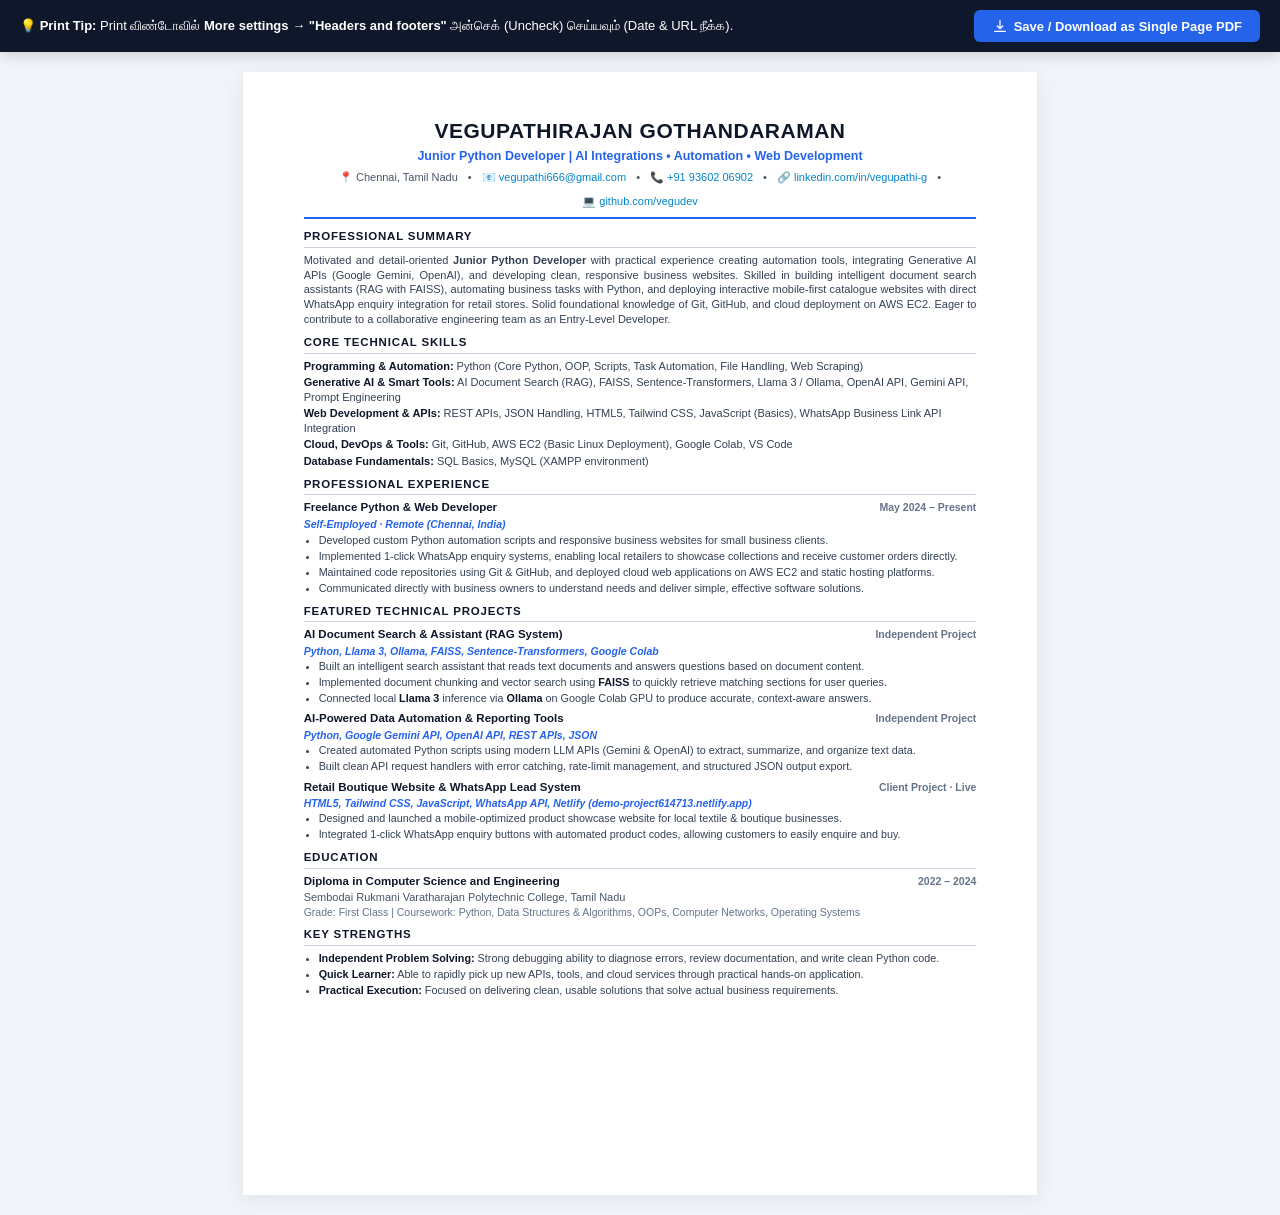
<file: resume.html>
<!DOCTYPE html>
<html lang="en">
<head>
  <meta charset="UTF-8">
  <meta name="viewport" content="width=device-width, initial-scale=1.0">
  <title>Vegupathirajan Gothandaraman - Resume</title>
  <style>
    * {
      box-sizing: border-box;
      margin: 0;
      padding: 0;
    }
    body {
      font-family: 'Segoe UI', -apple-system, BlinkMacSystemFont, Roboto, Helvetica, Arial, sans-serif;
      color: #1e293b;
      background-color: #f1f5f9;
      line-height: 1.35;
      font-size: 11.5px;
    }

    /* Floating Action Bar */
    .action-bar {
      position: sticky;
      top: 0;
      background: #0f172a;
      color: #fff;
      padding: 10px 20px;
      display: flex;
      justify-content: space-between;
      align-items: center;
      box-shadow: 0 4px 12px rgba(0,0,0,0.15);
      z-index: 1000;
    }
    .action-bar .info-text {
      font-size: 13px;
      font-weight: 500;
    }
    .action-bar .info-text span {
      color: #38bdf8;
      font-weight: 600;
    }
    .btn-download {
      background: #2563eb;
      color: #fff;
      border: none;
      padding: 8px 18px;
      font-size: 13px;
      font-weight: 600;
      border-radius: 6px;
      cursor: pointer;
      display: flex;
      align-items: center;
      gap: 6px;
      transition: background 0.2s ease;
    }
    .btn-download:hover {
      background: #1d4ed8;
    }

    /* Single A4 Page Container */
    .resume-page {
      width: 210mm;
      min-height: 297mm;
      max-height: 297mm;
      margin: 20px auto;
      background: #ffffff;
      padding: 12mm 16mm 10mm 16mm;
      box-shadow: 0 4px 20px rgba(0,0,0,0.08);
      overflow: hidden;
    }

    /* Header */
    header {
      border-bottom: 2px solid #2563eb;
      padding-bottom: 8px;
      margin-bottom: 10px;
      text-align: center;
    }
    h1 {
      font-size: 21px;
      font-weight: 800;
      letter-spacing: 0.5px;
      color: #0f172a;
      text-transform: uppercase;
      margin-bottom: 2px;
    }
    .subtitle {
      font-size: 12.5px;
      font-weight: 700;
      color: #2563eb;
      margin-bottom: 5px;
    }
    .contact-info {
      display: flex;
      flex-wrap: wrap;
      justify-content: center;
      gap: 10px;
      font-size: 11px;
      color: #475569;
    }
    .contact-info a {
      color: #0284c7;
      text-decoration: none;
      font-weight: 500;
    }

    /* Sections */
    section {
      margin-bottom: 8px;
    }
    h2 {
      font-size: 11.5px;
      font-weight: 800;
      color: #0f172a;
      text-transform: uppercase;
      letter-spacing: 0.8px;
      border-bottom: 1px solid #cbd5e1;
      padding-bottom: 2px;
      margin-bottom: 5px;
    }
    p {
      color: #334155;
      text-align: justify;
      line-height: 1.35;
      font-size: 11px;
    }

    /* Skills list */
    .skills-grid {
      display: flex;
      flex-direction: column;
      gap: 2.5px;
    }
    .skill-item {
      font-size: 11px;
      color: #334155;
      line-height: 1.3;
    }
    .skill-category {
      font-weight: 700;
      color: #0f172a;
    }

    /* Projects & Experience Entries */
    .entry {
      margin-bottom: 6px;
    }
    .entry-header {
      display: flex;
      justify-content: space-between;
      align-items: baseline;
      margin-bottom: 1px;
    }
    .entry-title {
      font-size: 11.5px;
      font-weight: 700;
      color: #0f172a;
    }
    .entry-tech {
      font-size: 10.5px;
      font-weight: 600;
      color: #2563eb;
      font-style: italic;
    }
    .entry-date {
      font-size: 10.5px;
      font-weight: 600;
      color: #64748b;
      white-space: nowrap;
    }
    ul {
      margin-left: 15px;
      color: #334155;
    }
    li {
      margin-bottom: 1.5px;
      font-size: 10.8px;
      line-height: 1.35;
    }
    li strong {
      color: #0f172a;
    }

    /* Print styles */
    @media print {
      body {
        background: transparent;
        font-size: 11px;
      }
      .no-print, .action-bar {
        display: none !important;
      }
      .resume-page {
        margin: 0 !important;
        padding: 8mm 12mm 6mm 12mm !important;
        box-shadow: none !important;
        width: 100% !important;
        min-height: 100% !important;
        max-height: 100% !important;
        border-radius: 0 !important;
        page-break-inside: avoid !important;
      }
      @page {
        size: A4 portrait;
        margin: 0;
      }
    }
  </style>
</head>
<body>

  <!-- Top Action Bar for Easy PDF Export -->
  <div class="action-bar no-print">
    <div class="info-text">
      💡 <b>Print Tip:</b> Print விண்டோவில் <b>More settings &rarr; "Headers and footers"</b> அன்செக் (Uncheck) செய்யவும் (Date & URL நீக்க).
    </div>
    <button class="btn-download" onclick="window.print()">
      <svg width="16" height="16" fill="none" stroke="currentColor" stroke-width="2" viewBox="0 0 24 24"><path stroke-linecap="round" stroke-linejoin="round" d="M12 4v12m0 0l-4-4m4 4l4-4M4 20h16"></path></svg>
      Save / Download as Single Page PDF
    </button>
  </div>

  <div class="resume-page" contenteditable="true" spellcheck="false">
    <!-- Header -->
    <header>
      <h1>VEGUPATHIRAJAN GOTHANDARAMAN</h1>
      <div class="subtitle">Junior Python Developer | AI Integrations • Automation • Web Development</div>
      <div class="contact-info">
        <span>📍 Chennai, Tamil Nadu</span>
        <span>•</span>
        <span>📧 <a href="mailto:vegupathi666@gmail.com">vegupathi666@gmail.com</a></span>
        <span>•</span>
        <span>📞 <a href="tel:+919360206902">+91 93602 06902</a></span>
        <span>•</span>
        <span>🔗 <a href="https://www.linkedin.com/in/vegupathi-g/" target="_blank">linkedin.com/in/vegupathi-g</a></span>
        <span>•</span>
        <span>💻 <a href="https://github.com/vegudev" target="_blank">github.com/vegudev</a></span>
      </div>
    </header>

    <!-- Professional Summary -->
    <section>
      <h2>Professional Summary</h2>
      <p>
        Motivated and detail-oriented <strong>Junior Python Developer</strong> with practical experience creating automation tools, integrating Generative AI APIs (Google Gemini, OpenAI), and developing clean, responsive business websites. Skilled in building intelligent document search assistants (RAG with FAISS), automating business tasks with Python, and deploying interactive mobile-first catalogue websites with direct WhatsApp enquiry integration for retail stores. Solid foundational knowledge of Git, GitHub, and cloud deployment on AWS EC2. Eager to contribute to a collaborative engineering team as an Entry-Level Developer.
      </p>
    </section>

    <!-- Technical Skills -->
    <section>
      <h2>Core Technical Skills</h2>
      <div class="skills-grid">
        <div class="skill-item"><span class="skill-category">Programming & Automation:</span> Python (Core Python, OOP, Scripts, Task Automation, File Handling, Web Scraping)</div>
        <div class="skill-item"><span class="skill-category">Generative AI & Smart Tools:</span> AI Document Search (RAG), FAISS, Sentence-Transformers, Llama 3 / Ollama, OpenAI API, Gemini API, Prompt Engineering</div>
        <div class="skill-item"><span class="skill-category">Web Development & APIs:</span> REST APIs, JSON Handling, HTML5, Tailwind CSS, JavaScript (Basics), WhatsApp Business Link API Integration</div>
        <div class="skill-item"><span class="skill-category">Cloud, DevOps & Tools:</span> Git, GitHub, AWS EC2 (Basic Linux Deployment), Google Colab, VS Code</div>
        <div class="skill-item"><span class="skill-category">Database Fundamentals:</span> SQL Basics, MySQL (XAMPP environment)</div>
      </div>
    </section>

    <!-- Experience -->
    <section>
      <h2>Professional Experience</h2>
      <div class="entry">
        <div class="entry-header">
          <span class="entry-title">Freelance Python & Web Developer</span>
          <span class="entry-date">May 2024 – Present</span>
        </div>
        <div class="entry-tech" style="margin-bottom: 2px;">Self-Employed · Remote (Chennai, India)</div>
        <ul>
          <li>Developed custom Python automation scripts and responsive business websites for small business clients.</li>
          <li>Implemented 1-click WhatsApp enquiry systems, enabling local retailers to showcase collections and receive customer orders directly.</li>
          <li>Maintained code repositories using Git & GitHub, and deployed cloud web applications on AWS EC2 and static hosting platforms.</li>
          <li>Communicated directly with business owners to understand needs and deliver simple, effective software solutions.</li>
        </ul>
      </div>
    </section>

    <!-- Projects -->
    <section>
      <h2>Featured Technical Projects</h2>

      <!-- Project 1: RAG Document Assistant -->
      <div class="entry">
        <div class="entry-header">
          <span class="entry-title">AI Document Search & Assistant (RAG System)</span>
          <span class="entry-date">Independent Project</span>
        </div>
        <div class="entry-tech" style="margin-bottom: 1px;">Python, Llama 3, Ollama, FAISS, Sentence-Transformers, Google Colab</div>
        <ul>
          <li>Built an intelligent search assistant that reads text documents and answers questions based on document content.</li>
          <li>Implemented document chunking and vector search using <strong>FAISS</strong> to quickly retrieve matching sections for user queries.</li>
          <li>Connected local <strong>Llama 3</strong> inference via <strong>Ollama</strong> on Google Colab GPU to produce accurate, context-aware answers.</li>
        </ul>
      </div>

      <!-- Project 2: AI Automation Script -->
      <div class="entry">
        <div class="entry-header">
          <span class="entry-title">AI-Powered Data Automation & Reporting Tools</span>
          <span class="entry-date">Independent Project</span>
        </div>
        <div class="entry-tech" style="margin-bottom: 1px;">Python, Google Gemini API, OpenAI API, REST APIs, JSON</div>
        <ul>
          <li>Created automated Python scripts using modern LLM APIs (Gemini & OpenAI) to extract, summarize, and organize text data.</li>
          <li>Built clean API request handlers with error catching, rate-limit management, and structured JSON output export.</li>
        </ul>
      </div>

      <!-- Project 3: Boutique Catalogue Web App -->
      <div class="entry">
        <div class="entry-header">
          <span class="entry-title">Retail Boutique Website & WhatsApp Lead System</span>
          <span class="entry-date">Client Project · Live</span>
        </div>
        <div class="entry-tech" style="margin-bottom: 1px;">HTML5, Tailwind CSS, JavaScript, WhatsApp API, Netlify (demo-project614713.netlify.app)</div>
        <ul>
          <li>Designed and launched a mobile-optimized product showcase website for local textile & boutique businesses.</li>
          <li>Integrated 1-click WhatsApp enquiry buttons with automated product codes, allowing customers to easily enquire and buy.</li>
        </ul>
      </div>
    </section>

    <!-- Education -->
    <section>
      <h2>Education</h2>
      <div class="entry">
        <div class="entry-header">
          <span class="entry-title">Diploma in Computer Science and Engineering</span>
          <span class="entry-date">2022 – 2024</span>
        </div>
        <div style="font-size: 11px; color: #475569; font-weight: 500;">
          Sembodai Rukmani Varatharajan Polytechnic College, Tamil Nadu
        </div>
        <div style="font-size: 10.5px; color: #64748b;">
          Grade: First Class | Coursework: Python, Data Structures & Algorithms, OOPs, Computer Networks, Operating Systems
        </div>
      </div>
    </section>

    <!-- Key Strengths -->
    <section style="margin-bottom: 0;">
      <h2>Key Strengths</h2>
      <ul>
        <li><strong>Independent Problem Solving:</strong> Strong debugging ability to diagnose errors, review documentation, and write clean Python code.</li>
        <li><strong>Quick Learner:</strong> Able to rapidly pick up new APIs, tools, and cloud services through practical hands-on application.</li>
        <li><strong>Practical Execution:</strong> Focused on delivering clean, usable solutions that solve actual business requirements.</li>
      </ul>
    </section>
  </div>

</body>
</html>
</file>
<file: style.css>
/* ==========================================================================
   VEGUPATHIRAJAN GOTHANDARAMAN - CINEMATIC 3D CYBER PORTFOLIO
   Design System: Sci-Fi / Cyberpunk / Glassmorphism / Spatial 3D
   ========================================================================== */

:root {
  /* Colors */
  --bg-void: #030712;
  --bg-deep: #060b18;
  --bg-surface: rgba(10, 18, 36, 0.72);
  --bg-surface-elevated: rgba(16, 28, 54, 0.85);
  
  --neon-cyan: #00f0ff;
  --neon-cyan-glow: rgba(0, 240, 255, 0.35);
  --neon-purple: #a855f7;
  --neon-purple-glow: rgba(168, 85, 247, 0.35);
  --neon-green: #10b981;
  --neon-green-glow: rgba(16, 185, 129, 0.35);
  --neon-amber: #f59e0b;
  --neon-pink: #ec4899;

  --text-main: #f8fafc;
  --text-dim: #94a3b8;
  --text-muted: #64748b;
  --text-cyan: #38bdf8;

  --border-subtle: rgba(255, 255, 255, 0.08);
  --border-glow-cyan: rgba(0, 240, 255, 0.28);
  --border-glow-purple: rgba(168, 85, 247, 0.28);

  /* Fonts */
  --font-display: 'Orbitron', -apple-system, sans-serif;
  --font-body: 'Space Grotesk', -apple-system, BlinkMacSystemFont, sans-serif;
  --font-mono: 'JetBrains Mono', monospace;

  /* Transitions */
  --transition-fast: 0.18s cubic-bezier(0.4, 0, 0.2, 1);
  --transition-smooth: 0.35s cubic-bezier(0.16, 1, 0.3, 1);
  --transition-slow: 0.6s cubic-bezier(0.16, 1, 0.3, 1);
}

/* Reset & Box Sizing */
*, *::before, *::after {
  margin: 0;
  padding: 0;
  box-sizing: border-box;
}

html {
  scroll-behavior: smooth;
  color-scheme: dark;
}

body.cyber-theme {
  background-color: var(--bg-void);
  color: var(--text-main);
  font-family: var(--font-body);
  font-size: 16px;
  line-height: 1.6;
  overflow-x: hidden;
  position: relative;
  min-height: 100vh;
}

/* Custom Scrollbar */
::-webkit-scrollbar {
  width: 8px;
}
::-webkit-scrollbar-track {
  background: var(--bg-void);
}
::-webkit-scrollbar-thumb {
  background: linear-gradient(180deg, var(--neon-cyan), var(--neon-purple));
  border-radius: 4px;
}
::-webkit-scrollbar-thumb:hover {
  background: var(--neon-cyan);
}

/* Selection Color */
::selection {
  background: var(--neon-cyan);
  color: #000;
}

/* 3D WebGL Canvas (Fixed Fullscreen Background) */
#webgl-canvas {
  position: fixed;
  top: 0;
  left: 0;
  width: 100vw;
  height: 100vh;
  z-index: 0;
  pointer-events: none;
  opacity: 0.95;
}

/* Ambient CRT Scanline Overlay */
.crt-overlay {
  position: fixed;
  top: 0;
  left: 0;
  width: 100vw;
  height: 100vh;
  pointer-events: none;
  z-index: 10;
  background: linear-gradient(
    rgba(18, 16, 16, 0) 50%, 
    rgba(0, 0, 0, 0.25) 50%
  ), linear-gradient(
    90deg,
    rgba(255, 0, 0, 0.015),
    rgba(0, 255, 0, 0.008),
    rgba(0, 0, 255, 0.015)
  );
  background-size: 100% 3px, 6px 100%;
  opacity: 0.6;
}

/* Custom Cyber Cursor */
.cursor-dot {
  position: fixed;
  top: 0;
  left: 0;
  width: 8px;
  height: 8px;
  background: var(--neon-cyan);
  border-radius: 50%;
  pointer-events: none;
  z-index: 9999;
  transform: translate(-50%, -50%);
  box-shadow: 0 0 12px var(--neon-cyan);
  transition: width 0.15s ease, height 0.15s ease;
}

.cursor-ring {
  position: fixed;
  top: 0;
  left: 0;
  width: 36px;
  height: 36px;
  border: 1.5px solid var(--neon-cyan-glow);
  border-radius: 50%;
  pointer-events: none;
  z-index: 9998;
  transform: translate(-50%, -50%);
  transition: transform 0.08s ease-out, width 0.2s ease, height 0.2s ease, border-color 0.2s ease;
}

body.cursor-hover .cursor-dot {
  width: 12px;
  height: 12px;
  background: #fff;
  box-shadow: 0 0 20px #fff;
}
body.cursor-hover .cursor-ring {
  width: 52px;
  height: 52px;
  border-color: var(--neon-cyan);
  background: rgba(0, 240, 255, 0.05);
}

@media (pointer: coarse) {
  .cursor-dot, .cursor-ring {
    display: none !important;
  }
}

/* ==========================================================================
   PRELOADER
   ========================================================================== */
.preloader {
  position: fixed;
  top: 0;
  left: 0;
  width: 100vw;
  height: 100vh;
  background: #02040a;
  z-index: 10000;
  display: flex;
  justify-content: center;
  align-items: center;
  transition: opacity 0.8s ease, visibility 0.8s ease;
}
.preloader.fade-out {
  opacity: 0;
  visibility: hidden;
  pointer-events: none;
}

.preloader-content {
  text-align: center;
  max-width: 480px;
  width: 90%;
}

.cyber-spinner {
  position: relative;
  width: 90px;
  height: 90px;
  margin: 0 auto 28px;
  display: flex;
  justify-content: center;
  align-items: center;
}
.spinner-ring {
  position: absolute;
  inset: 0;
  border-radius: 50%;
  border: 2px solid transparent;
  border-top-color: var(--neon-cyan);
  border-right-color: var(--neon-purple);
  animation: spin 1.2s cubic-bezier(0.5, 0, 0.5, 1) infinite;
}
.spinner-core {
  font-size: 32px;
  filter: drop-shadow(0 0 10px var(--neon-cyan));
  animation: pulse-core 2s infinite ease-in-out;
}

@keyframes spin {
  0% { transform: rotate(0deg); }
  100% { transform: rotate(360deg); }
}
@keyframes pulse-core {
  0%, 100% { transform: scale(0.95); opacity: 0.8; }
  50% { transform: scale(1.1); opacity: 1; }
}

.preloader-title {
  font-family: var(--font-display);
  font-size: 18px;
  letter-spacing: 3px;
  color: var(--text-main);
  margin-bottom: 8px;
}
.preloader-log {
  font-family: var(--font-mono);
  font-size: 12px;
  color: var(--neon-cyan);
  margin-bottom: 20px;
  min-height: 18px;
}

.preloader-bar-bg {
  width: 100%;
  height: 4px;
  background: rgba(255, 255, 255, 0.08);
  border-radius: 2px;
  overflow: hidden;
  margin-bottom: 12px;
  box-shadow: 0 0 10px rgba(0, 240, 255, 0.2);
}
.preloader-bar-fill {
  height: 100%;
  width: 0%;
  background: linear-gradient(90deg, var(--neon-cyan), var(--neon-purple));
  transition: width 0.2s ease-out;
}

.preloader-stats {
  display: flex;
  justify-content: space-between;
  font-family: var(--font-mono);
  font-size: 11px;
  color: var(--text-muted);
}

.btn-cyber-enter {
  margin-top: 24px;
  display: inline-flex;
  align-items: center;
  gap: 10px;
  background: linear-gradient(135deg, var(--neon-cyan), #0284c7);
  color: #000;
  border: none;
  padding: 12px 28px;
  font-family: var(--font-display);
  font-size: 13px;
  font-weight: 800;
  letter-spacing: 1.5px;
  border-radius: 4px;
  cursor: pointer;
  box-shadow: 0 0 25px var(--neon-cyan-glow);
  transition: transform 0.2s ease, box-shadow 0.2s ease;
}
.btn-cyber-enter:hover {
  transform: translateY(-2px);
  box-shadow: 0 0 35px var(--neon-cyan);
}

/* ==========================================================================
   TELEMETRY TICKER & HEADER
   ========================================================================== */
.cyber-header {
  position: fixed;
  top: 0;
  left: 0;
  width: 100%;
  z-index: 100;
  backdrop-filter: blur(16px);
  -webkit-backdrop-filter: blur(16px);
  background: rgba(4, 9, 20, 0.82);
  border-bottom: 1px solid var(--border-subtle);
  transition: background 0.3s ease;
}

.telemetry-ticker {
  background: rgba(0, 0, 0, 0.65);
  border-bottom: 1px solid rgba(0, 240, 255, 0.15);
  font-family: var(--font-mono);
  font-size: 10px;
  color: var(--text-cyan);
  padding: 3px 0;
  overflow: hidden;
  white-space: nowrap;
}
.ticker-track {
  display: inline-block;
  animation: ticker-slide 32s linear infinite;
}
.ticker-sep {
  margin: 0 14px;
  color: rgba(255, 255, 255, 0.2);
}

@keyframes ticker-slide {
  0% { transform: translateX(0); }
  100% { transform: translateX(-50%); }
}

.nav-container {
  max-width: 1320px;
  margin: 0 auto;
  padding: 12px 28px;
  display: flex;
  align-items: center;
  justify-content: space-between;
}

/* Brand Logo */
.brand-logo {
  display: flex;
  align-items: center;
  gap: 4px;
  font-family: var(--font-display);
  font-size: 18px;
  font-weight: 800;
  letter-spacing: 1px;
  color: var(--text-main);
  text-decoration: none;
  position: relative;
}
.brand-glyph {
  color: var(--neon-cyan);
  font-weight: 900;
}
.neon-cyan {
  color: var(--neon-cyan);
  text-shadow: 0 0 12px var(--neon-cyan-glow);
}
.neon-purple {
  color: var(--neon-purple);
  text-shadow: 0 0 12px var(--neon-purple-glow);
}
.neon-green {
  color: var(--neon-green);
  text-shadow: 0 0 12px var(--neon-green-glow);
}

.brand-status-dot {
  width: 7px;
  height: 7px;
  border-radius: 50%;
  background: var(--neon-green);
  box-shadow: 0 0 8px var(--neon-green);
  margin-left: 6px;
  animation: pulse-dot 2s infinite;
}

@keyframes pulse-dot {
  0%, 100% { transform: scale(1); opacity: 1; }
  50% { transform: scale(1.4); opacity: 0.6; }
}

/* Nav Menu */
.nav-menu {
  display: flex;
  align-items: center;
  gap: 24px;
}
.nav-item {
  font-family: var(--font-mono);
  font-size: 12px;
  font-weight: 500;
  color: var(--text-dim);
  text-decoration: none;
  letter-spacing: 0.8px;
  padding: 6px 4px;
  position: relative;
  transition: color var(--transition-fast);
}
.nav-num {
  color: var(--neon-cyan);
  margin-right: 4px;
  font-size: 11px;
}
.nav-item:hover, .nav-item.active {
  color: var(--text-main);
}
.nav-item::after {
  content: '';
  position: absolute;
  bottom: 0;
  left: 0;
  width: 0%;
  height: 2px;
  background: var(--neon-cyan);
  box-shadow: 0 0 8px var(--neon-cyan);
  transition: width 0.25s ease;
}
.nav-item:hover::after, .nav-item.active::after {
  width: 100%;
}

/* HUD Controls */
.nav-actions {
  display: flex;
  align-items: center;
  gap: 14px;
}

.hud-audio-btn {
  display: flex;
  align-items: center;
  gap: 8px;
  background: rgba(255, 255, 255, 0.04);
  border: 1px solid var(--border-subtle);
  border-radius: 4px;
  padding: 6px 12px;
  color: var(--text-dim);
  font-family: var(--font-mono);
  font-size: 11px;
  cursor: pointer;
  transition: all 0.2s ease;
}
.hud-audio-btn:hover, .hud-audio-btn.audio-on {
  border-color: var(--neon-cyan);
  color: var(--neon-cyan);
  background: rgba(0, 240, 255, 0.08);
}

.equalizer-bars {
  display: flex;
  align-items: flex-end;
  gap: 2px;
  height: 12px;
}
.eq-bar {
  width: 2px;
  height: 4px;
  background: var(--text-dim);
  border-radius: 1px;
  transition: height 0.15s ease, background 0.15s ease;
}
.hud-audio-btn.audio-on .eq-bar {
  background: var(--neon-cyan);
  animation: eq-dance 0.7s infinite alternate ease-in-out;
}
.hud-audio-btn.audio-on .eq-bar:nth-child(1) { animation-delay: 0.1s; }
.hud-audio-btn.audio-on .eq-bar:nth-child(2) { animation-delay: 0.3s; }
.hud-audio-btn.audio-on .eq-bar:nth-child(3) { animation-delay: 0.15s; }
.hud-audio-btn.audio-on .eq-bar:nth-child(4) { animation-delay: 0.4s; }

@keyframes eq-dance {
  0% { height: 3px; }
  100% { height: 12px; }
}

.btn-hud-resume {
  display: inline-flex;
  align-items: center;
  gap: 6px;
  background: transparent;
  border: 1px solid var(--neon-cyan);
  color: var(--neon-cyan);
  font-family: var(--font-mono);
  font-size: 11.5px;
  font-weight: 600;
  padding: 6px 14px;
  border-radius: 4px;
  text-decoration: none;
  letter-spacing: 0.8px;
  transition: all 0.2s ease;
  box-shadow: 0 0 10px rgba(0, 240, 255, 0.12);
}
.btn-hud-resume:hover {
  background: var(--neon-cyan);
  color: #000;
  box-shadow: 0 0 18px var(--neon-cyan);
}

/* Mobile Toggle */
.mobile-toggle {
  display: none;
  background: transparent;
  border: 1px solid var(--border-subtle);
  border-radius: 4px;
  padding: 8px;
  cursor: pointer;
  flex-direction: column;
  gap: 4px;
}
.mobile-toggle span {
  width: 20px;
  height: 2px;
  background: var(--neon-cyan);
}

/* Mobile Panel */
.mobile-nav-panel {
  position: fixed;
  top: 0;
  right: -100%;
  width: 82%;
  max-width: 340px;
  height: 100vh;
  background: rgba(6, 11, 24, 0.98);
  backdrop-filter: blur(20px);
  border-left: 1px solid var(--neon-cyan);
  z-index: 1000;
  padding: 24px;
  transition: right 0.35s cubic-bezier(0.16, 1, 0.3, 1);
  display: flex;
  flex-direction: column;
  box-shadow: -10px 0 40px rgba(0, 0, 0, 0.8);
}
.mobile-nav-panel.open {
  right: 0;
}
.mobile-nav-header {
  display: flex;
  justify-content: space-between;
  align-items: center;
  border-bottom: 1px solid var(--border-subtle);
  padding-bottom: 14px;
  margin-bottom: 24px;
}
.cyber-tag {
  font-family: var(--font-mono);
  font-size: 11px;
  color: var(--neon-cyan);
  letter-spacing: 1px;
}
.mobile-close {
  background: transparent;
  border: none;
  color: var(--text-main);
  font-size: 26px;
  cursor: pointer;
}
.mobile-links {
  list-style: none;
  display: flex;
  flex-direction: column;
  gap: 16px;
}
.mob-link {
  font-family: var(--font-mono);
  font-size: 14px;
  color: var(--text-dim);
  text-decoration: none;
  letter-spacing: 0.5px;
  display: block;
  padding: 8px 0;
  border-bottom: 1px solid rgba(255, 255, 255, 0.04);
}
.mob-link:hover, .mob-link.highlight-link {
  color: var(--neon-cyan);
}

/* ==========================================================================
   HERO SECTION (3D Spatial Canvas Hub)
   ========================================================================== */
.section-hero {
  min-height: 100vh;
  position: relative;
  z-index: 2;
  display: flex;
  align-items: center;
  padding: 130px 24px 60px;
}
.hero-container {
  max-width: 1240px;
  margin: 0 auto;
  width: 100%;
}

.hero-status-pill {
  display: inline-flex;
  align-items: center;
  gap: 8px;
  background: rgba(0, 240, 255, 0.08);
  border: 1px solid var(--border-glow-cyan);
  padding: 6px 14px;
  border-radius: 30px;
  margin-bottom: 24px;
  box-shadow: 0 0 16px rgba(0, 240, 255, 0.12);
}
.status-pulse-core {
  width: 8px;
  height: 8px;
  background: var(--neon-green);
  border-radius: 50%;
  box-shadow: 0 0 10px var(--neon-green);
  animation: pulse-dot 1.5s infinite;
}
.status-code {
  font-family: var(--font-mono);
  font-size: 11px;
  font-weight: 700;
  color: var(--neon-cyan);
  letter-spacing: 1px;
}
.pill-divider {
  color: var(--text-muted);
}
.status-msg {
  font-family: var(--font-mono);
  font-size: 11px;
  color: var(--text-main);
  letter-spacing: 0.5px;
}

/* Hero Typography */
.hero-title {
  font-family: var(--font-display);
  font-size: clamp(34px, 6.2vw, 68px);
  font-weight: 900;
  line-height: 1.08;
  letter-spacing: -0.5px;
  margin-bottom: 20px;
  text-transform: uppercase;
}

.glitch-word {
  position: relative;
  display: inline-block;
  color: var(--text-main);
}

.gradient-cinematic {
  background: linear-gradient(135deg, #00f0ff 0%, #38bdf8 25%, #a855f7 65%, #f43f5e 100%);
  -webkit-background-clip: text;
  -webkit-text-fill-color: transparent;
  filter: drop-shadow(0 0 25px rgba(0, 240, 255, 0.3));
}

.hero-subtitle-box {
  background: rgba(6, 12, 26, 0.6);
  backdrop-filter: blur(10px);
  border-left: 3px solid var(--neon-cyan);
  padding: 12px 18px;
  margin-bottom: 32px;
  max-width: 780px;
  border-radius: 0 6px 6px 0;
  box-shadow: 0 4px 20px rgba(0, 0, 0, 0.3);
}
.prompt-symbol {
  font-family: var(--font-mono);
  color: var(--neon-cyan);
  font-weight: 700;
  margin-right: 8px;
}
.typewriter-text {
  font-family: var(--font-mono);
  font-size: clamp(13px, 1.4vw, 15px);
  color: #e2e8f0;
  line-height: 1.6;
}
.blinking-cursor {
  font-family: var(--font-mono);
  color: var(--neon-cyan);
  font-weight: 900;
  animation: blink 0.8s infinite;
}
@keyframes blink {
  0%, 100% { opacity: 1; }
  50% { opacity: 0; }
}

/* Hero CTA Group */
.hero-cta-group {
  display: flex;
  flex-wrap: wrap;
  align-items: center;
  gap: 16px;
  margin-bottom: 48px;
}

/* Button Cyber Styles */
.btn-cyber-primary {
  position: relative;
  display: inline-flex;
  align-items: center;
  gap: 10px;
  background: linear-gradient(135deg, #00f0ff, #0284c7);
  color: #020617;
  padding: 14px 28px;
  font-family: var(--font-display);
  font-size: 13px;
  font-weight: 800;
  letter-spacing: 1.2px;
  border-radius: 4px;
  text-decoration: none;
  cursor: pointer;
  overflow: hidden;
  box-shadow: 0 0 25px rgba(0, 240, 255, 0.4);
  transition: transform 0.2s ease, box-shadow 0.2s ease;
  clip-path: polygon(10px 0, 100% 0, 100% calc(100% - 10px), calc(100% - 10px) 100%, 0 100%, 0 10px);
}
.btn-cyber-primary:hover {
  transform: translateY(-2px);
  box-shadow: 0 0 35px var(--neon-cyan);
}
.btn-glare {
  position: absolute;
  top: 0;
  left: -100%;
  width: 60%;
  height: 100%;
  background: linear-gradient(90deg, transparent, rgba(255, 255, 255, 0.5), transparent);
  transform: skewX(-25deg);
  transition: left 0.6s ease;
}
.btn-cyber-primary:hover .btn-glare {
  left: 150%;
}

.btn-cyber-secondary {
  display: inline-flex;
  align-items: center;
  gap: 10px;
  background: rgba(10, 20, 40, 0.7);
  border: 1px solid var(--border-glow-purple);
  color: var(--text-main);
  padding: 13px 26px;
  font-family: var(--font-display);
  font-size: 12.5px;
  font-weight: 700;
  letter-spacing: 1px;
  border-radius: 4px;
  text-decoration: none;
  cursor: pointer;
  backdrop-filter: blur(8px);
  transition: all 0.2s ease;
  clip-path: polygon(10px 0, 100% 0, 100% calc(100% - 10px), calc(100% - 10px) 100%, 0 100%, 0 10px);
}
.btn-cyber-secondary:hover {
  border-color: var(--neon-purple);
  box-shadow: 0 0 20px var(--neon-purple-glow);
  transform: translateY(-2px);
}
.terminal-dot {
  width: 8px;
  height: 8px;
  border-radius: 50%;
  background: var(--neon-green);
  box-shadow: 0 0 8px var(--neon-green);
}
.key-hint {
  font-family: var(--font-mono);
  color: var(--neon-purple);
}

.btn-cyber-whatsapp {
  display: inline-flex;
  align-items: center;
  justify-content: center;
  gap: 10px;
  background: #25D366;
  color: #032b13;
  padding: 13px 26px;
  font-family: var(--font-display);
  font-size: 12.5px;
  font-weight: 800;
  letter-spacing: 1px;
  border-radius: 4px;
  text-decoration: none;
  border: none;
  cursor: pointer;
  box-shadow: 0 0 20px rgba(37, 211, 102, 0.4);
  transition: transform 0.2s ease, box-shadow 0.2s ease;
  clip-path: polygon(10px 0, 100% 0, 100% calc(100% - 10px), calc(100% - 10px) 100%, 0 100%, 0 10px);
}
.btn-cyber-whatsapp:hover {
  transform: translateY(-2px);
  box-shadow: 0 0 30px #25D366;
}

/* Hero Telemetry Strip */
.hero-telemetry-grid {
  display: grid;
  grid-template-columns: repeat(auto-fit, minmax(240px, 1fr));
  gap: 16px;
  margin-bottom: 28px;
}

.telemetry-card {
  position: relative;
  background: var(--bg-surface);
  border: 1px solid var(--border-subtle);
  border-radius: 6px;
  padding: 18px 20px;
  backdrop-filter: blur(12px);
  transition: transform 0.3s ease, border-color 0.3s ease, box-shadow 0.3s ease;
  overflow: hidden;
}
.telemetry-card:hover {
  border-color: var(--neon-cyan);
  box-shadow: 0 8px 25px rgba(0, 240, 255, 0.15);
  transform: translateY(-3px);
}

.telemetry-corner {
  position: absolute;
  width: 8px;
  height: 8px;
  border: 1.5px solid var(--neon-cyan);
  pointer-events: none;
}
.telemetry-corner.tl { top: 0; left: 0; border-right: none; border-bottom: none; }
.telemetry-corner.br { bottom: 0; right: 0; border-left: none; border-top: none; }

.telemetry-icon {
  font-size: 24px;
  margin-bottom: 10px;
}
.telemetry-label {
  font-family: var(--font-mono);
  font-size: 9.5px;
  color: var(--neon-cyan);
  letter-spacing: 1px;
  display: block;
  margin-bottom: 2px;
}
.telemetry-title {
  font-family: var(--font-display);
  font-size: 14.5px;
  font-weight: 700;
  color: var(--text-main);
  margin-bottom: 4px;
}
.telemetry-desc {
  font-size: 12px;
  color: var(--text-dim);
  line-height: 1.4;
  margin-bottom: 12px;
}
.telemetry-meter {
  height: 3px;
  background: rgba(255, 255, 255, 0.08);
  border-radius: 2px;
  overflow: hidden;
}
.telemetry-meter span {
  display: block;
  height: 100%;
  background: linear-gradient(90deg, var(--neon-cyan), var(--neon-purple));
  box-shadow: 0 0 8px var(--neon-cyan);
}

/* Scene Hint */
.scene-hint {
  display: flex;
  align-items: center;
  gap: 12px;
  font-family: var(--font-mono);
  font-size: 11px;
  color: var(--text-muted);
  letter-spacing: 0.8px;
}
.mouse-icon {
  width: 16px;
  height: 24px;
  border: 1.5px solid var(--neon-cyan);
  border-radius: 10px;
  position: relative;
  display: flex;
  justify-content: center;
}
.mouse-wheel {
  width: 2px;
  height: 6px;
  background: var(--neon-cyan);
  border-radius: 1px;
  margin-top: 4px;
  animation: mouse-scroll 1.5s infinite;
}
@keyframes mouse-scroll {
  0% { transform: translateY(0); opacity: 1; }
  100% { transform: translateY(8px); opacity: 0; }
}

/* ==========================================================================
   SHARED CYBER SECTION STYLES
   ========================================================================== */
.cyber-section {
  position: relative;
  z-index: 2;
  padding: 100px 24px;
}
.cyber-container {
  max-width: 1240px;
  margin: 0 auto;
}

.section-tag-box {
  display: flex;
  align-items: center;
  gap: 10px;
  margin-bottom: 12px;
}
.tag-hash {
  font-family: var(--font-mono);
  font-size: 13px;
  font-weight: 700;
  color: var(--neon-cyan);
}
.tag-title {
  font-family: var(--font-mono);
  font-size: 11.5px;
  font-weight: 700;
  letter-spacing: 2px;
  color: var(--text-dim);
}
.tag-line {
  height: 1px;
  flex: 1;
  max-width: 120px;
  background: linear-gradient(90deg, var(--neon-cyan), transparent);
}

.section-main-heading {
  font-family: var(--font-display);
  font-size: clamp(28px, 4vw, 44px);
  font-weight: 900;
  letter-spacing: 0.5px;
  text-transform: uppercase;
  margin-bottom: 12px;
}
.section-sub-desc {
  font-size: 15px;
  color: var(--text-dim);
  max-width: 680px;
  margin-bottom: 48px;
}

/* ==========================================================================
   SECTION 01: AGENT DOSSIER (About Me)
   ========================================================================== */
.dossier-grid {
  display: grid;
  grid-template-columns: 1fr 1.35fr;
  gap: 28px;
}

.dossier-card {
  position: relative;
  background: var(--bg-surface);
  border: 1px solid var(--border-subtle);
  border-radius: 8px;
  padding: 32px 28px;
  backdrop-filter: blur(14px);
  overflow: hidden;
  box-shadow: 0 10px 30px rgba(0, 0, 0, 0.4);
}

.card-glow-mesh {
  position: absolute;
  top: -80px;
  right: -80px;
  width: 200px;
  height: 200px;
  background: radial-gradient(circle, rgba(0, 240, 255, 0.15) 0%, transparent 70%);
  pointer-events: none;
}

.dossier-header {
  display: flex;
  align-items: center;
  gap: 20px;
  margin-bottom: 24px;
  border-bottom: 1px solid var(--border-subtle);
  padding-bottom: 20px;
}

.avatar-holo-frame {
  position: relative;
  width: 72px;
  height: 72px;
  border-radius: 8px;
  border: 2px solid var(--neon-cyan);
  box-shadow: 0 0 15px var(--neon-cyan-glow);
  display: flex;
  align-items: center;
  justify-content: center;
  background: #030712;
  overflow: hidden;
}
.avatar-holo-inner {
  font-family: var(--font-display);
  font-size: 26px;
  font-weight: 900;
  color: var(--neon-cyan);
  letter-spacing: -1px;
}
.radar-scan {
  position: absolute;
  top: 0;
  left: 0;
  width: 100%;
  height: 2px;
  background: var(--neon-cyan);
  box-shadow: 0 0 10px var(--neon-cyan);
  animation: radar-sweep 2.2s linear infinite;
}
@keyframes radar-sweep {
  0% { transform: translateY(0); opacity: 0; }
  20% { opacity: 1; }
  80% { opacity: 1; }
  100% { transform: translateY(70px); opacity: 0; }
}

.clearance-tag {
  font-family: var(--font-mono);
  font-size: 10px;
  color: var(--neon-green);
  letter-spacing: 1px;
  font-weight: 700;
}
.dossier-name {
  font-family: var(--font-display);
  font-size: 20px;
  font-weight: 800;
  color: var(--text-main);
}
.dossier-role {
  font-family: var(--font-mono);
  font-size: 12px;
  color: var(--text-dim);
}

.dossier-specs-list {
  display: flex;
  flex-direction: column;
  gap: 12px;
  margin-bottom: 24px;
}
.spec-row {
  display: flex;
  justify-content: space-between;
  align-items: baseline;
  border-bottom: 1px dashed rgba(255, 255, 255, 0.06);
  padding-bottom: 8px;
  font-size: 13px;
}
.spec-key {
  font-family: var(--font-mono);
  font-size: 11px;
  color: var(--text-muted);
  letter-spacing: 0.8px;
}
.spec-val {
  color: var(--text-main);
  font-weight: 500;
  text-align: right;
}
.spec-link {
  color: var(--neon-cyan);
  text-decoration: none;
  font-family: var(--font-mono);
  font-size: 12px;
  transition: color 0.2s ease;
}
.spec-link:hover {
  text-decoration: underline;
}

.dossier-foot-quote {
  font-size: 12.5px;
  font-style: italic;
  color: var(--text-dim);
  border-left: 2px solid var(--neon-purple);
  padding-left: 12px;
}

/* Story Card */
.terminal-titlebar {
  display: flex;
  align-items: center;
  gap: 8px;
  border-bottom: 1px solid var(--border-subtle);
  padding-bottom: 14px;
  margin-bottom: 20px;
}
.terminal-titlebar .dot {
  width: 10px;
  height: 10px;
  border-radius: 50%;
}
.dot.red { background: #ef4444; }
.dot.yellow { background: #f59e0b; }
.dot.green { background: #10b981; }
.bar-title {
  font-family: var(--font-mono);
  font-size: 11px;
  color: var(--text-muted);
  letter-spacing: 1px;
  margin-left: 4px;
}

.story-para {
  font-size: 14.5px;
  color: #cbd5e1;
  line-height: 1.7;
  margin-bottom: 16px;
}
.story-para strong {
  color: var(--text-main);
  font-weight: 600;
}

.stat-counter-grid {
  display: grid;
  grid-template-columns: repeat(3, 1fr);
  gap: 14px;
  margin: 28px 0;
  border-top: 1px solid var(--border-subtle);
  border-bottom: 1px solid var(--border-subtle);
  padding: 18px 0;
}
.stat-box {
  text-align: center;
}
.stat-number {
  font-family: var(--font-display);
  font-size: 32px;
  font-weight: 900;
  color: var(--neon-cyan);
  text-shadow: 0 0 15px var(--neon-cyan-glow);
}
.stat-label {
  font-family: var(--font-mono);
  font-size: 10.5px;
  color: var(--text-muted);
  letter-spacing: 0.5px;
}

.story-actions {
  display: flex;
  gap: 16px;
  flex-wrap: wrap;
}

/* ==========================================================================
   SECTION 02: NEURAL SKILLS MATRIX
   ========================================================================== */
.skills-filter-tabs {
  display: flex;
  flex-wrap: wrap;
  gap: 10px;
  margin-bottom: 32px;
}
.filter-tab {
  background: rgba(255, 255, 255, 0.04);
  border: 1px solid var(--border-subtle);
  color: var(--text-dim);
  font-family: var(--font-mono);
  font-size: 11.5px;
  padding: 8px 18px;
  border-radius: 4px;
  cursor: pointer;
  letter-spacing: 0.8px;
  transition: all 0.2s ease;
}
.filter-tab:hover, .filter-tab.active {
  background: rgba(0, 240, 255, 0.12);
  border-color: var(--neon-cyan);
  color: var(--neon-cyan);
  box-shadow: 0 0 14px rgba(0, 240, 255, 0.2);
}

.skills-holo-grid {
  display: grid;
  grid-template-columns: repeat(auto-fill, minmax(270px, 1fr));
  gap: 20px;
}

.skill-card {
  position: relative;
  background: var(--bg-surface);
  border: 1px solid var(--border-subtle);
  border-radius: 8px;
  padding: 24px;
  backdrop-filter: blur(12px);
  transition: transform 0.3s ease, border-color 0.3s ease, box-shadow 0.3s ease;
  overflow: hidden;
}
.skill-card:hover {
  border-color: var(--neon-cyan);
  transform: translateY(-4px);
  box-shadow: 0 10px 30px rgba(0, 240, 255, 0.15);
}

.skill-icon-header {
  display: flex;
  justify-content: space-between;
  align-items: center;
  margin-bottom: 14px;
}
.skill-svg {
  font-size: 28px;
}
.skill-level-badge {
  font-family: var(--font-mono);
  font-size: 9.5px;
  font-weight: 700;
  color: var(--neon-cyan);
  background: rgba(0, 240, 255, 0.1);
  padding: 4px 8px;
  border-radius: 3px;
  letter-spacing: 1px;
}

.skill-title {
  font-family: var(--font-display);
  font-size: 15.5px;
  font-weight: 700;
  color: var(--text-main);
  margin-bottom: 8px;
}
.skill-desc {
  font-size: 12.5px;
  color: var(--text-dim);
  line-height: 1.5;
  margin-bottom: 14px;
  min-height: 56px;
}

.skill-tags {
  display: flex;
  flex-wrap: wrap;
  gap: 6px;
  margin-bottom: 16px;
}
.skill-tags span {
  font-family: var(--font-mono);
  font-size: 10.5px;
  color: #94a3b8;
  background: rgba(255, 255, 255, 0.05);
  border: 1px solid rgba(255, 255, 255, 0.06);
  padding: 3px 8px;
  border-radius: 3px;
}

.skill-power-bar {
  height: 4px;
  background: rgba(255, 255, 255, 0.08);
  border-radius: 2px;
  overflow: hidden;
}
.skill-power-bar span {
  display: block;
  height: 100%;
  background: linear-gradient(90deg, var(--neon-cyan), var(--neon-purple));
  box-shadow: 0 0 10px var(--neon-cyan);
}

/* ==========================================================================
   SECTION 03: 3D PROJECT HOLO-DECK
   ========================================================================== */
.projects-holo-container {
  display: grid;
  grid-template-columns: repeat(auto-fit, minmax(360px, 1fr));
  gap: 28px;
}

.holo-project-card {
  position: relative;
  background: var(--bg-surface);
  border: 1px solid var(--border-subtle);
  border-radius: 10px;
  padding: 30px;
  backdrop-filter: blur(14px);
  transform-style: preserve-3d;
  transition: transform 0.4s ease, border-color 0.3s ease, box-shadow 0.3s ease;
  overflow: hidden;
}
.holo-project-card:hover {
  border-color: var(--neon-cyan);
  box-shadow: 0 15px 45px rgba(0, 240, 255, 0.18);
}

.card-edge-glow {
  position: absolute;
  top: 0;
  left: 0;
  width: 100%;
  height: 3px;
  background: linear-gradient(90deg, transparent, var(--neon-cyan), var(--neon-purple), transparent);
}

.project-header-strip {
  display: flex;
  justify-content: space-between;
  align-items: center;
  border-bottom: 1px solid var(--border-subtle);
  padding-bottom: 12px;
  margin-bottom: 16px;
}
.project-class-tag {
  font-family: var(--font-mono);
  font-size: 10px;
  color: var(--neon-cyan);
  letter-spacing: 1px;
  font-weight: 700;
}
.project-sys-id {
  font-family: var(--font-mono);
  font-size: 10px;
  color: var(--text-muted);
}

.project-badge-pill {
  display: inline-flex;
  align-items: center;
  gap: 6px;
  font-family: var(--font-mono);
  font-size: 11px;
  color: var(--text-dim);
  background: rgba(255, 255, 255, 0.04);
  border: 1px solid var(--border-subtle);
  padding: 4px 10px;
  border-radius: 20px;
  margin-bottom: 12px;
}
.dot-cyan { width: 6px; height: 6px; border-radius: 50%; background: var(--neon-cyan); box-shadow: 0 0 6px var(--neon-cyan); }
.dot-purple { width: 6px; height: 6px; border-radius: 50%; background: var(--neon-purple); box-shadow: 0 0 6px var(--neon-purple); }
.dot-green { width: 6px; height: 6px; border-radius: 50%; background: var(--neon-green); box-shadow: 0 0 6px var(--neon-green); }

.project-name {
  font-family: var(--font-display);
  font-size: 19px;
  font-weight: 800;
  color: var(--text-main);
  line-height: 1.3;
  margin-bottom: 12px;
}
.project-summary {
  font-size: 13.5px;
  color: #cbd5e1;
  line-height: 1.6;
  margin-bottom: 20px;
  min-height: 80px;
}
.project-summary strong {
  color: var(--neon-cyan);
}

.project-metrics-row {
  display: grid;
  grid-template-columns: repeat(3, 1fr);
  gap: 8px;
  background: rgba(0, 0, 0, 0.35);
  border: 1px solid rgba(255, 255, 255, 0.05);
  border-radius: 6px;
  padding: 10px;
  margin-bottom: 18px;
  text-align: center;
}
.pm-val {
  display: block;
  font-family: var(--font-display);
  font-size: 13px;
  font-weight: 800;
  color: var(--neon-cyan);
}
.pm-lbl {
  font-family: var(--font-mono);
  font-size: 9.5px;
  color: var(--text-muted);
}

.project-tech-chips {
  display: flex;
  flex-wrap: wrap;
  gap: 6px;
  margin-bottom: 24px;
}
.project-tech-chips span {
  font-family: var(--font-mono);
  font-size: 11px;
  color: #94a3b8;
  background: rgba(255, 255, 255, 0.05);
  border: 1px solid rgba(255, 255, 255, 0.06);
  padding: 4px 10px;
  border-radius: 4px;
}

.project-action-strip {
  display: flex;
  align-items: center;
  justify-content: space-between;
  gap: 12px;
  border-top: 1px solid var(--border-subtle);
  padding-top: 18px;
}

.btn-holo-blueprint {
  display: inline-flex;
  align-items: center;
  gap: 6px;
  background: rgba(0, 240, 255, 0.08);
  border: 1px solid var(--border-glow-cyan);
  color: var(--neon-cyan);
  font-family: var(--font-mono);
  font-size: 11.5px;
  font-weight: 600;
  padding: 8px 14px;
  border-radius: 4px;
  cursor: pointer;
  transition: all 0.2s ease;
}
.btn-holo-blueprint:hover {
  background: var(--neon-cyan);
  color: #000;
  box-shadow: 0 0 15px var(--neon-cyan);
}

.btn-holo-code {
  display: inline-flex;
  align-items: center;
  gap: 6px;
  color: var(--text-dim);
  font-family: var(--font-mono);
  font-size: 11.5px;
  text-decoration: none;
  transition: color 0.2s ease;
}
.btn-holo-code:hover {
  color: var(--text-main);
}

.btn-holo-live {
  display: inline-flex;
  align-items: center;
  gap: 6px;
  background: linear-gradient(135deg, var(--neon-green), #059669);
  color: #000;
  font-family: var(--font-mono);
  font-size: 11.5px;
  font-weight: 700;
  padding: 8px 14px;
  border-radius: 4px;
  text-decoration: none;
  box-shadow: 0 0 15px rgba(16, 185, 129, 0.4);
  transition: transform 0.2s ease, box-shadow 0.2s ease;
}
.btn-holo-live:hover {
  transform: translateY(-2px);
  box-shadow: 0 0 25px var(--neon-green);
}

/* ==========================================================================
   SECTION 04: INTERACTIVE CYBER TERMINAL
   ========================================================================= */
.terminal-wrapper {
  background: #020610;
  border: 1px solid var(--border-glow-green);
  border-radius: 8px;
  box-shadow: 0 20px 60px rgba(0, 0, 0, 0.8), 0 0 30px rgba(16, 185, 129, 0.15);
  overflow: hidden;
  max-width: 1000px;
  margin: 0 auto;
}

.terminal-bar {
  background: #081020;
  border-bottom: 1px solid rgba(16, 185, 129, 0.2);
  padding: 10px 16px;
  display: flex;
  align-items: center;
  justify-content: space-between;
}
.terminal-buttons {
  display: flex;
  gap: 6px;
}
.t-btn {
  width: 11px;
  height: 11px;
  border-radius: 50%;
}
.t-btn.red { background: #ef4444; }
.t-btn.yellow { background: #f59e0b; }
.t-btn.green { background: #10b981; }

.terminal-title-text {
  display: flex;
  align-items: center;
  gap: 6px;
  font-family: var(--font-mono);
  font-size: 12px;
  color: var(--neon-green);
  letter-spacing: 0.5px;
}
.t-status {
  font-family: var(--font-mono);
  font-size: 10px;
  color: var(--text-muted);
}

.terminal-quick-chips {
  background: #040916;
  border-bottom: 1px solid rgba(255, 255, 255, 0.05);
  padding: 8px 16px;
  display: flex;
  flex-wrap: wrap;
  align-items: center;
  gap: 8px;
}
.chips-label {
  font-family: var(--font-mono);
  font-size: 10px;
  color: var(--text-muted);
}
.t-chip, .t-cmd-chip {
  background: rgba(16, 185, 129, 0.08);
  border: 1px solid rgba(16, 185, 129, 0.25);
  color: var(--neon-green);
  font-family: var(--font-mono);
  font-size: 11px;
  padding: 3px 10px;
  border-radius: 3px;
  cursor: pointer;
  transition: all 0.2s ease;
}
.t-chip:hover, .t-cmd-chip:hover {
  background: var(--neon-green);
  color: #000;
  box-shadow: 0 0 10px var(--neon-green);
}

.terminal-screen {
  padding: 24px;
  min-height: 380px;
  max-height: 480px;
  overflow-y: auto;
  font-family: var(--font-mono);
  font-size: 13px;
  line-height: 1.6;
}

.terminal-welcome-banner {
  color: var(--neon-cyan);
  font-weight: 700;
  white-space: pre;
  margin-bottom: 16px;
  font-size: 11px;
  line-height: 1.2;
}

.term-line {
  margin-bottom: 6px;
}
.term-line.cmd {
  color: var(--neon-cyan);
  font-weight: 600;
}
.term-line.output-text {
  color: #94a3b8;
}
.term-line.output-success {
  color: var(--neon-green);
}
.term-line.output-highlight {
  color: var(--neon-cyan);
}
.term-line.output-error {
  color: #f87171;
}
.t-highlight {
  color: var(--neon-green);
  font-weight: 700;
}

.terminal-input-row {
  display: flex;
  align-items: center;
  gap: 8px;
  margin-top: 14px;
}
.term-prompt {
  color: var(--neon-green);
  font-weight: 700;
  white-space: nowrap;
}
.term-input {
  background: transparent;
  border: none;
  outline: none;
  color: #f8fafc;
  font-family: var(--font-mono);
  font-size: 13.5px;
  width: 100%;
}

/* ==========================================================================
   SECTION 05: FREELANCE & ENGINEERING SERVICES
   ========================================================================== */
.services-holo-grid {
  display: grid;
  grid-template-columns: repeat(auto-fit, minmax(280px, 1fr));
  gap: 24px;
}

.service-holo-card {
  position: relative;
  background: var(--bg-surface);
  border: 1px solid var(--border-subtle);
  border-radius: 8px;
  padding: 30px;
  backdrop-filter: blur(12px);
  transition: transform 0.3s ease, border-color 0.3s ease, box-shadow 0.3s ease;
  overflow: hidden;
}
.service-holo-card:hover {
  border-color: var(--neon-purple);
  box-shadow: 0 10px 35px rgba(168, 85, 247, 0.2);
  transform: translateY(-4px);
}

.service-holo-glow {
  position: absolute;
  top: -50px;
  right: -50px;
  width: 140px;
  height: 140px;
  background: radial-gradient(circle, rgba(168, 85, 247, 0.2) 0%, transparent 70%);
  pointer-events: none;
}

.service-holo-icon {
  font-size: 32px;
  margin-bottom: 16px;
}
.service-holo-title {
  font-family: var(--font-display);
  font-size: 17px;
  font-weight: 800;
  color: var(--text-main);
  margin-bottom: 10px;
}
.service-holo-desc {
  font-size: 13.5px;
  color: var(--text-dim);
  line-height: 1.6;
  margin-bottom: 18px;
}

.service-feature-list {
  list-style: none;
  display: flex;
  flex-direction: column;
  gap: 8px;
}
.service-feature-list li {
  font-size: 12.5px;
  color: #cbd5e1;
}

/* ==========================================================================
   SECTION 06: TRANSMISSION / CONTACT PORTAL
   ========================================================================== */
.transmission-layout {
  display: grid;
  grid-template-columns: 1fr 1.2fr;
  gap: 28px;
}

.transmission-channels {
  display: flex;
  flex-direction: column;
  gap: 16px;
}

.channel-card {
  background: var(--bg-surface);
  border: 1px solid var(--border-subtle);
  border-radius: 8px;
  padding: 18px 22px;
  backdrop-filter: blur(12px);
  display: flex;
  align-items: center;
  justify-content: space-between;
  gap: 14px;
  transition: border-color 0.2s ease, transform 0.2s ease;
}
.channel-card:hover {
  border-color: var(--neon-cyan);
  transform: translateX(4px);
}

.channel-icon {
  width: 44px;
  height: 44px;
  border-radius: 8px;
  display: flex;
  align-items: center;
  justify-content: center;
  flex-shrink: 0;
}
.channel-icon.wa-icon { background: rgba(37, 211, 102, 0.15); color: #25D366; }
.channel-icon.mail-icon { background: rgba(0, 240, 255, 0.15); color: var(--neon-cyan); }
.channel-icon.phone-icon { background: rgba(168, 85, 247, 0.15); color: var(--neon-purple); }

.channel-details {
  flex: 1;
}
.channel-label {
  font-family: var(--font-mono);
  font-size: 9.5px;
  color: var(--text-muted);
  letter-spacing: 0.8px;
  display: block;
}
.channel-name {
  font-family: var(--font-display);
  font-size: 14px;
  font-weight: 700;
  color: var(--text-main);
  word-break: break-all;
}
.channel-meta {
  font-size: 11.5px;
  color: var(--text-dim);
}

.channel-link-btn {
  background: transparent;
  border: 1px solid var(--neon-cyan);
  color: var(--neon-cyan);
  font-family: var(--font-mono);
  font-size: 11px;
  font-weight: 600;
  padding: 8px 14px;
  border-radius: 4px;
  text-decoration: none;
  cursor: pointer;
  white-space: nowrap;
  transition: all 0.2s ease;
}
.channel-link-btn:hover {
  background: var(--neon-cyan);
  color: #000;
}

.social-bar {
  display: flex;
  gap: 10px;
  flex-wrap: wrap;
  margin-top: 8px;
}
.social-link-btn {
  display: inline-flex;
  align-items: center;
  gap: 8px;
  background: rgba(255, 255, 255, 0.04);
  border: 1px solid var(--border-subtle);
  color: var(--text-dim);
  font-family: var(--font-mono);
  font-size: 12px;
  padding: 10px 16px;
  border-radius: 4px;
  text-decoration: none;
  transition: all 0.2s ease;
}
.social-link-btn:hover {
  border-color: var(--neon-cyan);
  color: var(--neon-cyan);
  background: rgba(0, 240, 255, 0.08);
}

/* Transmission Form */
.transmission-form-card {
  background: var(--bg-surface);
  border: 1px solid var(--border-subtle);
  border-radius: 8px;
  padding: 30px;
  backdrop-filter: blur(14px);
}

.form-header-bar {
  display: flex;
  align-items: center;
  gap: 8px;
  border-bottom: 1px solid var(--border-subtle);
  padding-bottom: 14px;
  margin-bottom: 22px;
}
.f-dot {
  width: 8px;
  height: 8px;
  border-radius: 50%;
  background: var(--neon-cyan);
  box-shadow: 0 0 8px var(--neon-cyan);
}
.f-title {
  font-family: var(--font-mono);
  font-size: 11px;
  color: var(--neon-cyan);
  letter-spacing: 1px;
}

.cyber-form {
  display: flex;
  flex-direction: column;
  gap: 18px;
}
.form-group {
  display: flex;
  flex-direction: column;
  gap: 6px;
}
.form-label {
  font-family: var(--font-mono);
  font-size: 11px;
  color: var(--text-dim);
  letter-spacing: 0.5px;
}

.form-input, .form-textarea {
  background: rgba(4, 9, 20, 0.8);
  border: 1px solid var(--border-subtle);
  border-radius: 4px;
  padding: 12px 14px;
  color: var(--text-main);
  font-family: var(--font-body);
  font-size: 13.5px;
  outline: none;
  transition: border-color 0.2s ease, box-shadow 0.2s ease;
}
.form-input:focus, .form-textarea:focus {
  border-color: var(--neon-cyan);
  box-shadow: 0 0 12px var(--neon-cyan-glow);
}
.form-textarea {
  resize: vertical;
}

.form-submit-row {
  display: grid;
  grid-template-columns: 1fr 1fr;
  gap: 12px;
  margin-top: 10px;
}
.w-100 {
  width: 100%;
}

/* ==========================================================================
   FOOTER
   ========================================================================== */
.cyber-footer {
  position: relative;
  z-index: 2;
  border-top: 1px solid var(--border-subtle);
  background: rgba(3, 7, 18, 0.95);
  backdrop-filter: blur(14px);
  padding: 36px 24px;
}
.footer-content {
  display: flex;
  flex-wrap: wrap;
  justify-content: space-between;
  align-items: center;
  gap: 20px;
}
.footer-left {
  display: flex;
  flex-direction: column;
  gap: 6px;
}
.footer-logo {
  font-size: 16px;
}
.footer-copy {
  font-family: var(--font-mono);
  font-size: 11px;
  color: var(--text-muted);
}
.footer-badge {
  font-family: var(--font-mono);
  font-size: 10px;
  color: var(--neon-cyan);
  background: rgba(0, 240, 255, 0.08);
  border: 1px solid rgba(0, 240, 255, 0.2);
  padding: 4px 10px;
  border-radius: 20px;
  letter-spacing: 0.8px;
}
.footer-links {
  display: flex;
  gap: 18px;
}
.footer-links a {
  font-family: var(--font-mono);
  font-size: 12px;
  color: var(--text-dim);
  text-decoration: none;
  transition: color 0.2s ease;
}
.footer-links a:hover {
  color: var(--neon-cyan);
}

/* ==========================================================================
   PROJECT BLUEPRINT MODAL
   ========================================================================== */
.modal-overlay {
  position: fixed;
  inset: 0;
  background: rgba(2, 4, 10, 0.88);
  backdrop-filter: blur(16px);
  z-index: 2000;
  display: flex;
  justify-content: center;
  align-items: center;
  padding: 24px;
  opacity: 0;
  visibility: hidden;
  pointer-events: none;
  transition: opacity 0.3s ease, visibility 0.3s ease;
}
.modal-overlay.active {
  opacity: 1;
  visibility: visible;
  pointer-events: auto;
}

.modal-container {
  background: #081024;
  border: 1px solid var(--neon-cyan);
  border-radius: 8px;
  max-width: 800px;
  width: 100%;
  max-height: 90vh;
  display: flex;
  flex-direction: column;
  box-shadow: 0 0 50px rgba(0, 240, 255, 0.3);
  overflow: hidden;
  transform: scale(0.95);
  transition: transform 0.3s cubic-bezier(0.16, 1, 0.3, 1);
}
.modal-overlay.active .modal-container {
  transform: scale(1);
}

.modal-header {
  background: #050b1a;
  border-bottom: 1px solid var(--border-subtle);
  padding: 18px 24px;
  display: flex;
  justify-content: space-between;
  align-items: center;
}
.blueprint-tag {
  font-family: var(--font-mono);
  font-size: 10px;
  color: var(--neon-cyan);
  letter-spacing: 1px;
}
.modal-project-title {
  font-family: var(--font-display);
  font-size: 18px;
  font-weight: 800;
  color: var(--text-main);
}
.modal-close-btn {
  background: transparent;
  border: none;
  color: var(--text-dim);
  font-size: 26px;
  cursor: pointer;
  line-height: 1;
  transition: color 0.2s ease;
}
.modal-close-btn:hover {
  color: var(--neon-cyan);
}

.modal-body {
  padding: 24px;
  overflow-y: auto;
  font-size: 14px;
  color: #cbd5e1;
  line-height: 1.6;
}

.blueprint-flow {
  background: #020612;
  border: 1px solid rgba(0, 240, 255, 0.2);
  border-radius: 6px;
  padding: 16px;
  margin: 16px 0;
  font-family: var(--font-mono);
  font-size: 12px;
  color: var(--neon-cyan);
  overflow-x: auto;
  white-space: pre;
}

.modal-footer {
  background: #050b1a;
  border-top: 1px solid var(--border-subtle);
  padding: 14px 24px;
  display: flex;
  justify-content: flex-end;
}

/* ==========================================================================
   RESPONSIVE MEDIA QUERIES
   ========================================================================== */
@media (max-width: 1024px) {
  .nav-menu { display: none; }
  .mobile-toggle { display: flex; }
  .dossier-grid { grid-template-columns: 1fr; }
  .transmission-layout { grid-template-columns: 1fr; }
}

@media (max-width: 768px) {
  .hero-cta-group { flex-direction: column; align-items: stretch; }
  .form-submit-row { grid-template-columns: 1fr; }
  .stat-counter-grid { grid-template-columns: 1fr; gap: 18px; }
  .projects-holo-container { grid-template-columns: 1fr; }
  .telemetry-ticker { display: none; }
  .btn-hud-resume { display: none; }
}
</file>
